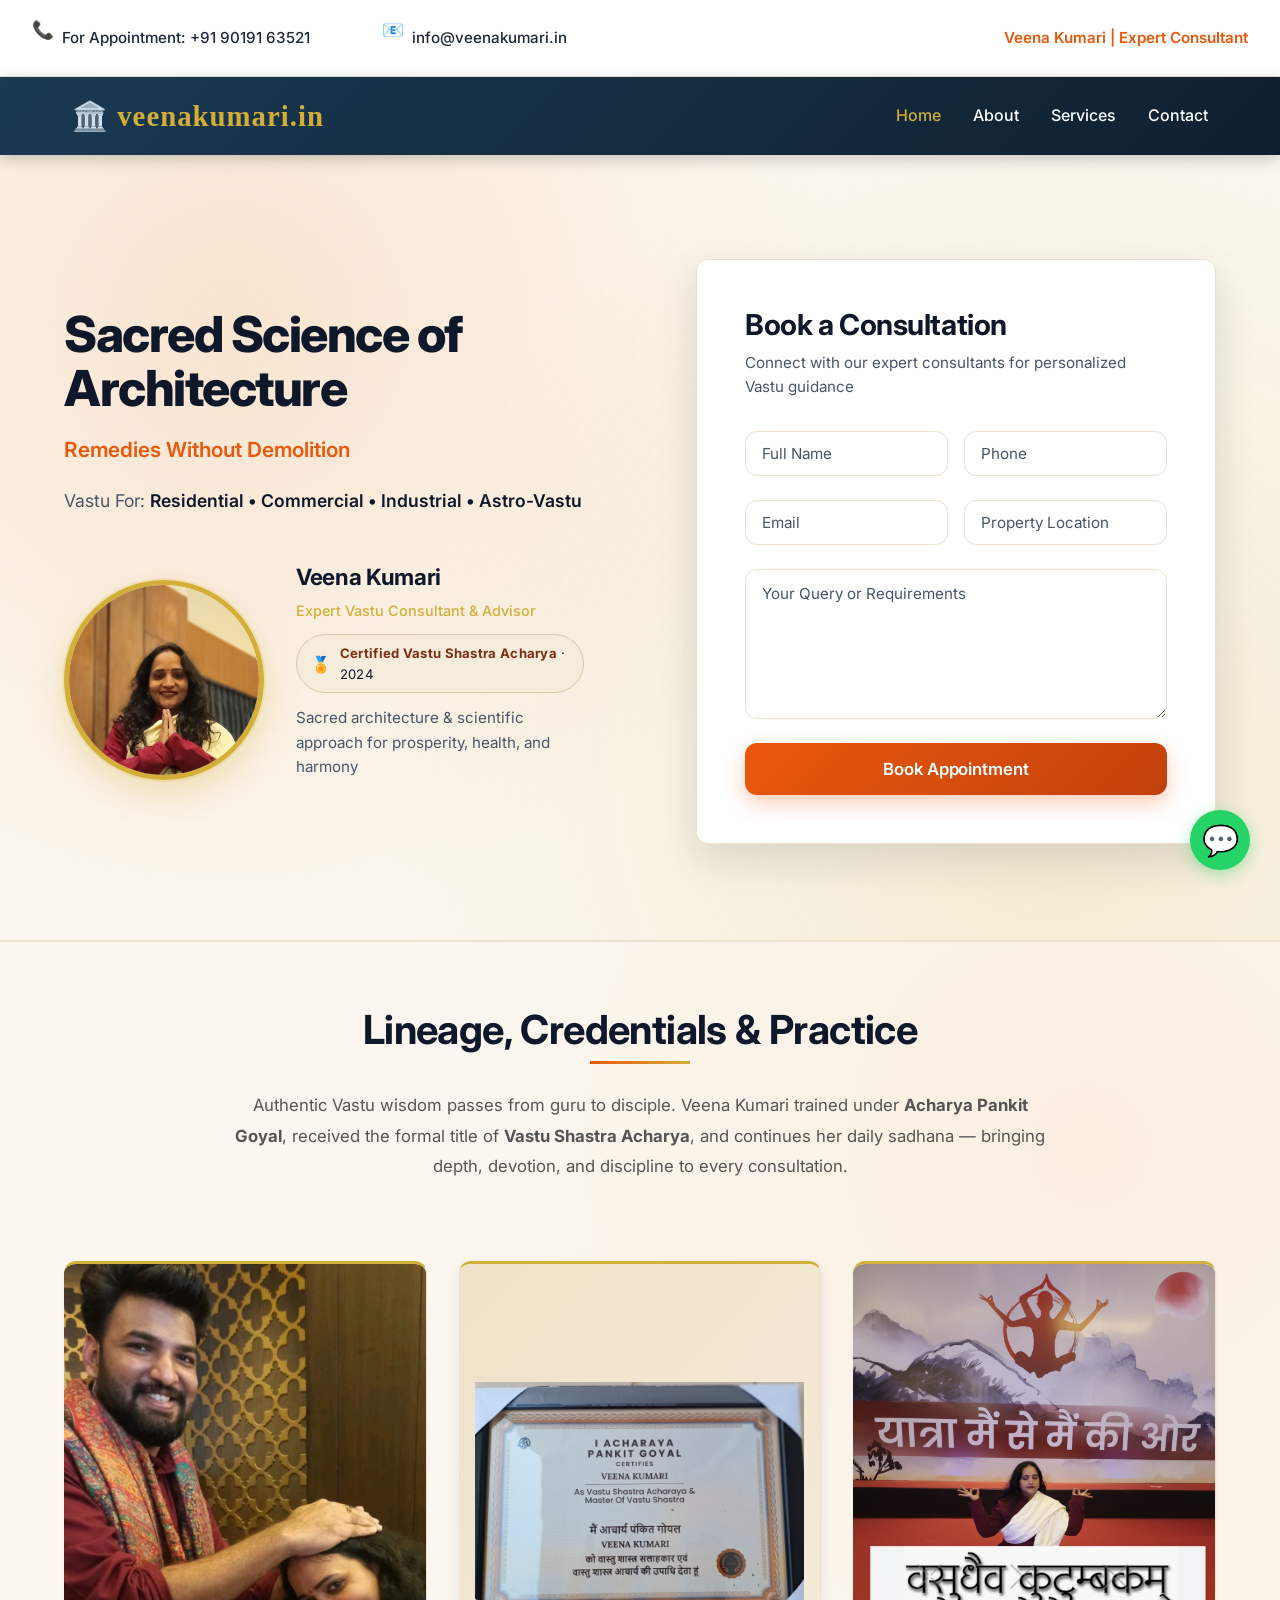
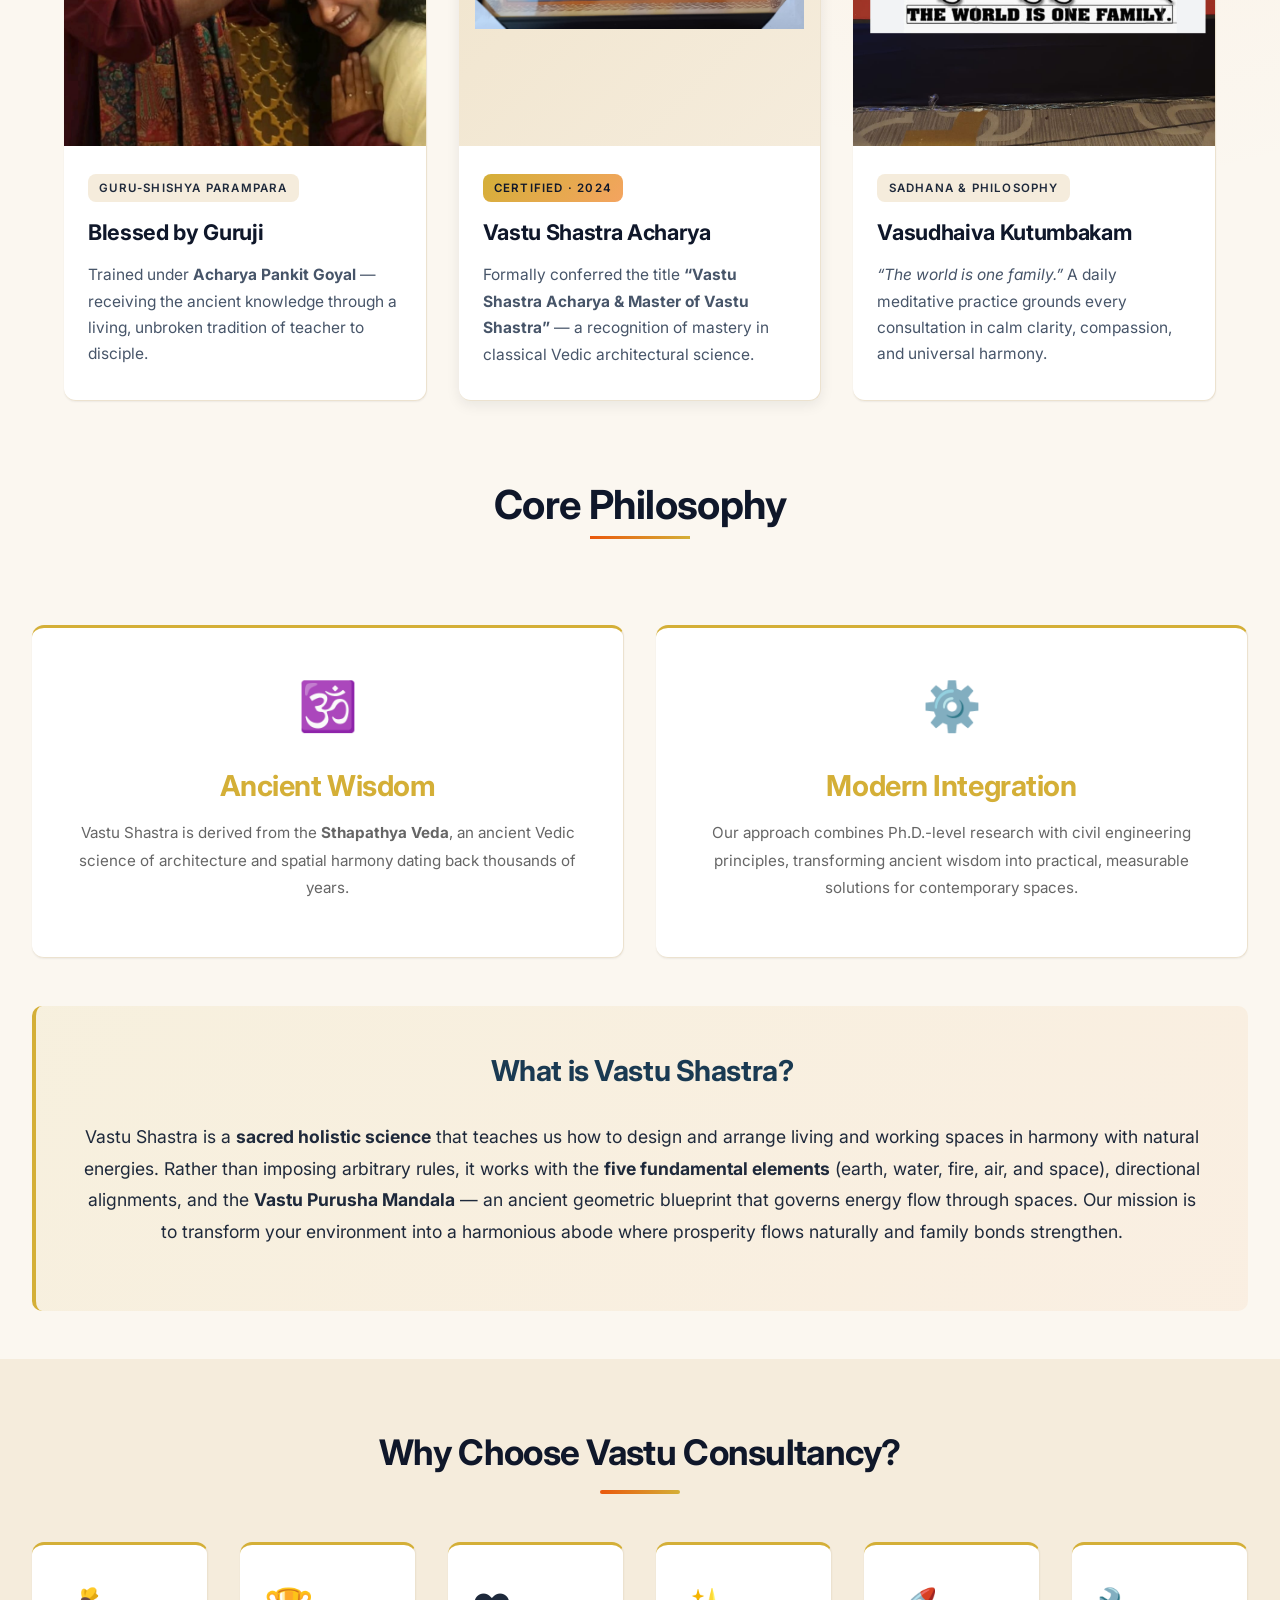
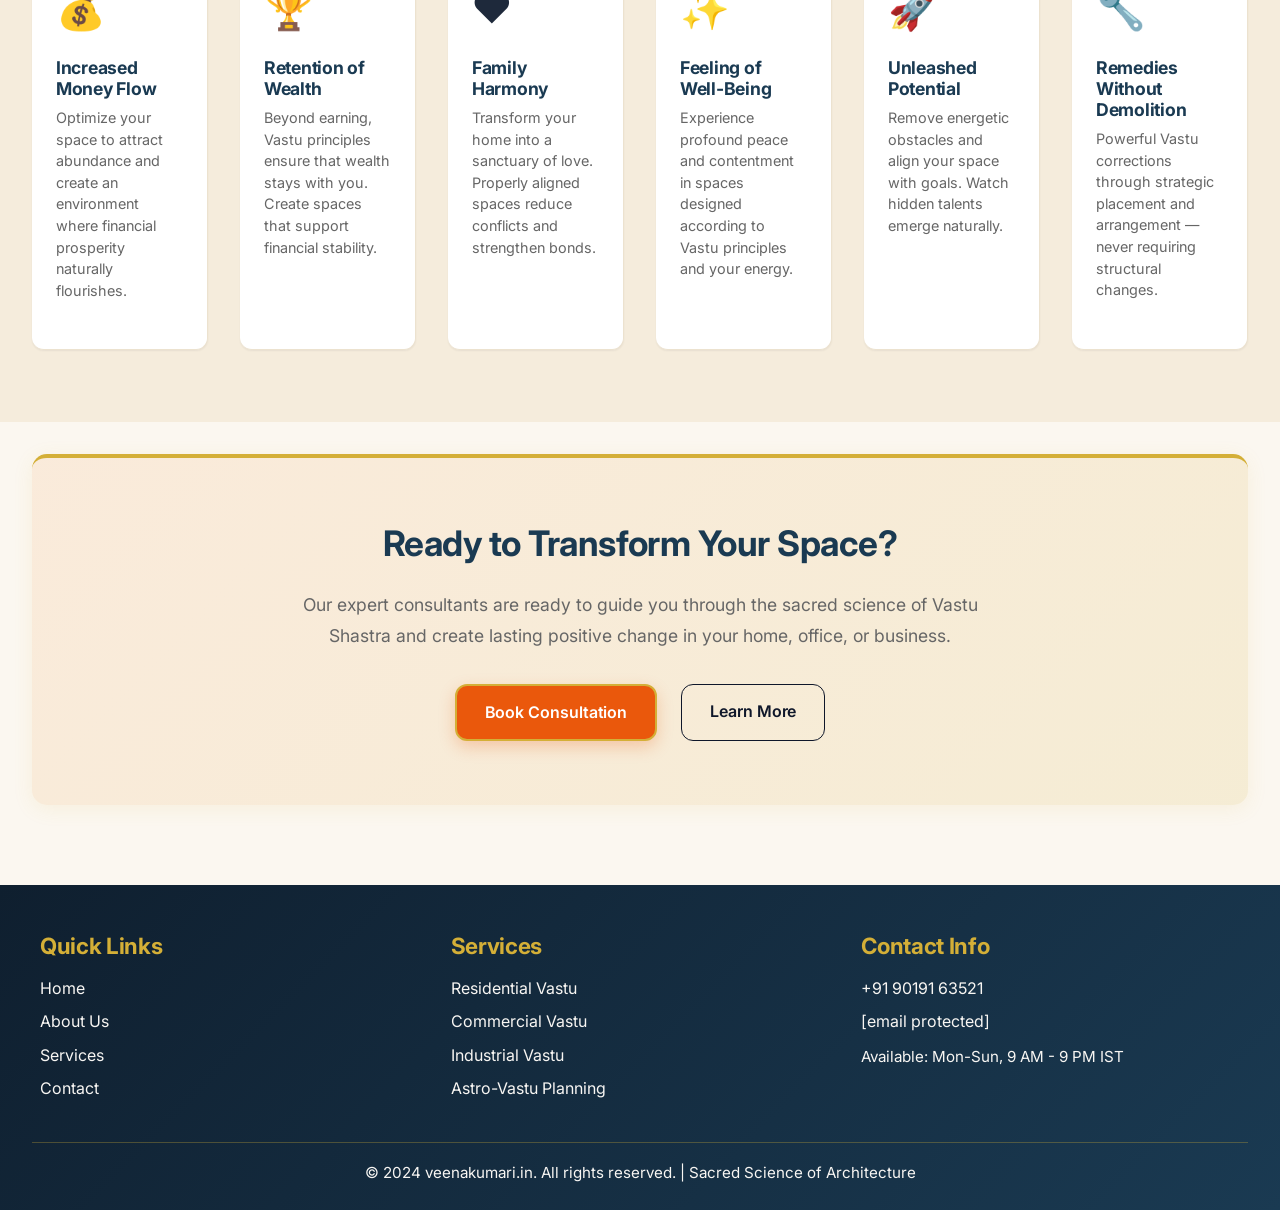
<file: index.html>
<!DOCTYPE html>
<html lang="en">
<head>
  <meta charset="UTF-8">
  <meta name="viewport" content="width=device-width, initial-scale=1.0">
  <meta name="description" content="Sacred Science of Architecture: Vastu Shastra consultancy providing remedies without demolition, harnessing five elements for prosperity and peace.">
  <meta name="keywords" content="Vastu Consultant, Remedies without Demolition, Astro-Vastu, Vastu Shastra, Vedic Architecture">
  <meta name="author" content="Vastu Shastra Consultancy">
  <meta property="og:title" content="Vastu Shastra - Sacred Science of Architecture">
  <meta property="og:description" content="Harnessing the five elements and Vastu Purusha Mandala for prosperity and peace">
  <meta property="og:image" content="https://via.placeholder.com/1200x630">
  <meta property="og:url" content="https://vastuconsultancy.com">
  
  <title>veenakumari.in - Sacred Science of Architecture</title>
  <link rel="icon" type="image/svg+xml" href="favicon.svg">
  <link rel="preconnect" href="https://fonts.googleapis.com">
  <link rel="preconnect" href="https://fonts.gstatic.com" crossorigin>
  <link rel="stylesheet" href="https://fonts.googleapis.com/css2?family=Inter:wght@400;500;600;700;800&display=swap">
  <link rel="stylesheet" href="styles.css?v=20260606">
</head>
<body>
  <!-- ========================================
       TOP CONTACT INFO BAR
       ======================================== -->
  <div class="contact-bar">
    <div class="contact-bar-content">
      <div class="contact-left">
        <span class="contact-item">
          <span class="contact-icon">📞</span>
          <a href="tel:+919019163521" style="color: inherit; text-decoration: none;">For Appointment: +91 90191 63521</a>
        </span>
        <span class="contact-item" style="margin-left: 2rem;">
          <span class="contact-icon">📧</span>
          info@veenakumari.in
        </span>
      </div>
      <div class="contact-right">
        <a href="about.html" class="contact-link">Veena Kumari | Expert Consultant</a>
      </div>
    </div>
  </div>

  <!-- ========================================
       HEADER & NAVIGATION
       ======================================== -->
  <header>
    <nav>
      <div class="logo">🏛️ veenakumari.in</div>
      <ul class="nav-links">
        <li><a href="index.html" class="active">Home</a></li>
        <li><a href="about.html">About</a></li>
        <li><a href="services.html">Services</a></li>
        <li><a href="contact.html">Contact</a></li>
      </ul>
      <div class="hamburger">
        <span></span>
        <span></span>
        <span></span>
      </div>
    </nav>
  </header>

  <!-- ========================================
       HERO SECTION - REDESIGNED
       ======================================== -->
  <section class="hero-redesigned">
    <div class="hero-wrapper">
      <!-- LEFT SIDE: CONSULTANT INFO & IMAGE -->
      <div class="hero-left">
        <h1>Sacred Science of Architecture</h1>
        <p class="hero-subtitle">Remedies Without Demolition</p>
        <p class="hero-services">Vastu For: <strong>Residential • Commercial • Industrial • Astro-Vastu</strong></p>
        
        <div class="consultant-showcase">
          <img src="veena_profile.jpg" alt="Veena Kumari - Vastu Consultant" class="consultant-circular">
          <div class="consultant-info">
            <h3>Veena Kumari</h3>
            <p style="font-size: 0.9rem; color: var(--color-gold); margin-bottom: 0.5rem; font-weight: 500;">Expert Vastu Consultant &amp; Advisor</p>
            <a href="#lineage" class="hero-credential-badge" title="See certification">
              <span class="hero-credential-icon">🏅</span>
              <span><strong>Certified Vastu Shastra Acharya</strong> · 2024</span>
            </a>
            <p>Sacred architecture &amp; scientific approach for prosperity, health, and harmony</p>
          </div>
        </div>
      </div>

      <!-- RIGHT SIDE: APPOINTMENT FORM -->
      <div class="hero-right">
        <div class="appointment-box">
          <h2>Book a Consultation</h2>
          <p>Connect with our expert consultants for personalized Vastu guidance</p>
          
          <form class="appointment-form" action="https://formsubmit.co/kveenak11@gmail.com" method="POST">
            <input type="hidden" name="_subject" value="New consultation request — veenakumari.in (Hero)">
            <input type="hidden" name="_template" value="table">
            <input type="hidden" name="_captcha" value="false">
            <input type="hidden" name="_next" value="https://veenakumari.in/index.html#thank-you">
            <input type="text" name="_honey" style="display:none">

            <div class="form-row">
              <input type="text" name="name" placeholder="Full Name" required>
              <input type="tel" name="phone" placeholder="Phone" required>
            </div>

            <div class="form-row">
              <input type="email" name="email" placeholder="Email" required>
              <input type="text" name="location" placeholder="Property Location" required>
            </div>

            <textarea name="message" placeholder="Your Query or Requirements" rows="4" required></textarea>

            <button type="submit" class="btn btn-appointment">Book Appointment</button>
          </form>
        </div>
      </div>
    </div>
  </section>

  <!-- ========================================
       LINEAGE · CREDENTIALS · PRACTICE
       ======================================== -->
  <section class="lineage-section lineage-section--top" id="lineage">
    <div class="container">
      <div class="section-title">
        <h2>Lineage, Credentials &amp; Practice</h2>
        <p class="lineage-intro">
          Authentic Vastu wisdom passes from guru to disciple. Veena Kumari trained under <strong>Acharya Pankit Goyal</strong>, received the formal title of <strong>Vastu Shastra Acharya</strong>, and continues her daily sadhana — bringing depth, devotion, and discipline to every consultation.
        </p>
      </div>

      <div class="lineage-grid">
        <!-- Card 1: Guru-Shishya Parampara -->
        <article class="lineage-card">
          <div class="lineage-img-wrap">
            <img src="veena_with_guruji.jpeg" alt="Veena Kumari receiving blessings from her Guru, Acharya Pankit Goyal" loading="lazy">
          </div>
          <div class="lineage-body">
            <span class="lineage-tag">Guru-Shishya Parampara</span>
            <h3>Blessed by Guruji</h3>
            <p>Trained under <strong>Acharya Pankit Goyal</strong> — receiving the ancient knowledge through a living, unbroken tradition of teacher to disciple.</p>
          </div>
        </article>

        <!-- Card 2: Certification -->
        <article class="lineage-card lineage-card--featured">
          <div class="lineage-img-wrap lineage-img-wrap--certificate">
            <img src="veena_vert.jpeg" alt="Certificate naming Veena Kumari as Vastu Shastra Acharya and Master of Vastu Shastra, 2024" loading="lazy">
          </div>
          <div class="lineage-body">
            <span class="lineage-tag lineage-tag--gold">Certified · 2024</span>
            <h3>Vastu Shastra Acharya</h3>
            <p>Formally conferred the title <strong>“Vastu Shastra Acharya &amp; Master of Vastu Shastra”</strong> — a recognition of mastery in classical Vedic architectural science.</p>
          </div>
        </article>

        <!-- Card 3: Daily Practice -->
        <article class="lineage-card">
          <div class="lineage-img-wrap lineage-img-wrap--meditation">
            <img src="veena_solo.jpeg" alt="Veena Kumari in meditative practice beneath the banner Vasudhaiva Kutumbakam" loading="lazy">
          </div>
          <div class="lineage-body">
            <span class="lineage-tag">Sadhana &amp; Philosophy</span>
            <h3>Vasudhaiva Kutumbakam</h3>
            <p><em>“The world is one family.”</em> A daily meditative practice grounds every consultation in calm clarity, compassion, and universal harmony.</p>
          </div>
        </article>
      </div>
    </div>
  </section>

  <!-- ========================================
       CORE PHILOSOPHY SECTION
       ======================================== -->
  <section class="container">
    <div class="section-title">
      <h2>Core Philosophy</h2>
    </div>

    <div class="grid grid-2" style="margin-bottom: 3rem;">
      <div class="card" style="text-align: center; padding: 2.5rem;">
        <div style="font-size: 3rem; margin-bottom: 1.5rem;">🕉️</div>
        <h3 style="color: var(--color-gold); margin-bottom: 1rem;">Ancient Wisdom</h3>
        <p>Vastu Shastra is derived from the <strong>Sthapathya Veda</strong>, an ancient Vedic science of architecture and spatial harmony dating back thousands of years.</p>
      </div>

      <div class="card" style="text-align: center; padding: 2.5rem;">
        <div style="font-size: 3rem; margin-bottom: 1.5rem;">⚙️</div>
        <h3 style="color: var(--color-gold); margin-bottom: 1rem;">Modern Integration</h3>
        <p>Our approach combines Ph.D.-level research with civil engineering principles, transforming ancient wisdom into practical, measurable solutions for contemporary spaces.</p>
      </div>
    </div>

    <div style="background: linear-gradient(135deg, rgba(212, 175, 55, 0.1), rgba(244, 164, 96, 0.1)); padding: 3rem; border-radius: 10px; border-left: 4px solid var(--color-gold); margin-bottom: 3rem;">
      <h3 style="text-align: center; color: var(--color-navy); margin-bottom: 2rem;">What is Vastu Shastra?</h3>
      <p style="text-align: center; font-size: 1.1rem; line-height: 1.8;">
        Vastu Shastra is a <strong>sacred holistic science</strong> that teaches us how to design and arrange living and working spaces in harmony with natural energies.
        Rather than imposing arbitrary rules, it works with the <strong>five fundamental elements</strong> (earth, water, fire, air, and space), directional alignments,
        and the <strong>Vastu Purusha Mandala</strong> — an ancient geometric blueprint that governs energy flow through spaces. Our mission is to transform your environment
        into a harmonious abode where prosperity flows naturally and family bonds strengthen.
      </p>
    </div>
  </section>

  <!-- ========================================
       WHY CHOOSE VASTU CONSULTANCY SECTION
       ======================================== -->
  <section style="background: var(--surface-2); padding: 4.5rem 2rem;">
    <div style="max-width: 1400px; margin: 0 auto;">
      <div style="text-align: center; margin-bottom: 3rem;">
        <h2 style="color: var(--ink-900); font-size: 2.2rem; margin-bottom: 0.5rem; letter-spacing: -0.02em;">Why Choose Vastu Consultancy?</h2>
        <div style="width: 80px; height: 4px; background: linear-gradient(90deg, var(--brand-primary) 0%, var(--brand-gold) 100%); margin: 1rem auto; border-radius: 999px;"></div>
      </div>

      <div class="grid" style="grid-template-columns: repeat(6, 1fr); gap: 2rem;">
        <!-- Card 1 -->
        <div class="benefit-card">
          <div style="font-size: 2.5rem; margin-bottom: 1rem;">💰</div>
          <h4 style="color: var(--color-navy); margin-bottom: 0.5rem;">Increased Money Flow</h4>
          <p style="font-size: 0.9rem; color: #666; line-height: 1.5;">Optimize your space to attract abundance and create an environment where financial prosperity naturally flourishes.</p>
        </div>

        <!-- Card 2 -->
        <div class="benefit-card">
          <div style="font-size: 2.5rem; margin-bottom: 1rem;">🏆</div>
          <h4 style="color: var(--color-navy); margin-bottom: 0.5rem;">Retention of Wealth</h4>
          <p style="font-size: 0.9rem; color: #666; line-height: 1.5;">Beyond earning, Vastu principles ensure that wealth stays with you. Create spaces that support financial stability.</p>
        </div>

        <!-- Card 3 -->
        <div class="benefit-card">
          <div style="font-size: 2.5rem; margin-bottom: 1rem;">❤️</div>
          <h4 style="color: var(--color-navy); margin-bottom: 0.5rem;">Family Harmony</h4>
          <p style="font-size: 0.9rem; color: #666; line-height: 1.5;">Transform your home into a sanctuary of love. Properly aligned spaces reduce conflicts and strengthen bonds.</p>
        </div>

        <!-- Card 4 -->
        <div class="benefit-card">
          <div style="font-size: 2.5rem; margin-bottom: 1rem;">✨</div>
          <h4 style="color: var(--color-navy); margin-bottom: 0.5rem;">Feeling of Well-Being</h4>
          <p style="font-size: 0.9rem; color: #666; line-height: 1.5;">Experience profound peace and contentment in spaces designed according to Vastu principles and your energy.</p>
        </div>

        <!-- Card 5 -->
        <div class="benefit-card">
          <div style="font-size: 2.5rem; margin-bottom: 1rem;">🚀</div>
          <h4 style="color: var(--color-navy); margin-bottom: 0.5rem;">Unleashed Potential</h4>
          <p style="font-size: 0.9rem; color: #666; line-height: 1.5;">Remove energetic obstacles and align your space with goals. Watch hidden talents emerge naturally.</p>
        </div>

        <!-- Card 6 -->
        <div class="benefit-card">
          <div style="font-size: 2.5rem; margin-bottom: 1rem;">🔧</div>
          <h4 style="color: var(--color-navy); margin-bottom: 0.5rem;">Remedies Without Demolition</h4>
          <p style="font-size: 0.9rem; color: #666; line-height: 1.5;">Powerful Vastu corrections through strategic placement and arrangement — never requiring structural changes.</p>
        </div>
      </div>
    </div>
  </section>

  <!-- ========================================
       CALL TO ACTION SECTION
       ======================================== -->
  <section class="container">
    <div style="text-align: center; padding: 4rem 3rem; background: linear-gradient(135deg, rgba(244, 164, 96, 0.15), rgba(212, 175, 55, 0.15)); border-radius: 15px; border-top: 4px solid var(--color-gold); margin: 2rem 0; box-shadow: 0 4px 20px rgba(212, 175, 55, 0.1);">
      <h2 style="color: var(--color-navy); margin-bottom: 1.5rem; font-size: 2.2rem;">Ready to Transform Your Space?</h2>
      <p style="font-size: 1.1rem; margin: 1.5rem 0 2rem 0; color: #666; line-height: 1.8; max-width: 700px; margin-left: auto; margin-right: auto;">Our expert consultants are ready to guide you through the sacred science of Vastu Shastra and create lasting positive change in your home, office, or business.</p>
      <div style="display: flex; gap: 1.5rem; justify-content: center; flex-wrap: wrap; margin-top: 2rem;">
        <a href="contact.html" class="btn btn-primary">Book Consultation</a>
        <a href="about.html" class="btn btn-secondary">Learn More</a>
      </div>
    </div>
  </section>

  <!-- ========================================
       FOOTER
       ======================================== -->
  <footer>
    <div class="footer-content">
      <div class="footer-section">
        <h4>Quick Links</h4>
        <a href="index.html">Home</a>
        <a href="about.html">About Us</a>
        <a href="services.html">Services</a>
        <a href="contact.html">Contact</a>
      </div>

      <div class="footer-section">
        <h4>Services</h4>
        <a href="services.html">Residential Vastu</a>
        <a href="services.html">Commercial Vastu</a>
        <a href="services.html">Industrial Vastu</a>
        <a href="services.html">Astro-Vastu Planning</a>
      </div>

      <div class="footer-section">
        <h4>Contact Info</h4>
        <a href="tel:+919019163521">+91 90191 63521</a>
        <a href="/cdn-cgi/l/email-protection#345d5a525b744255474041575b5a47415840555a574d1a575b59"><span class="__cf_email__" data-cfemail="c8a1a6aea788bea9bbbcbdaba7a6bbbda4bca9a6abb1e6aba7a5">[email&#160;protected]</span></a>
        <p>Available: Mon-Sun, 9 AM - 9 PM IST</p>
      </div>
    </div>

    <div class="footer-bottom">
      <p>&copy; 2024 veenakumari.in. All rights reserved. | Sacred Science of Architecture</p>
    </div>
  </footer>

  <!-- ========================================
       WHATSAPP FLOATING BUTTON
       ======================================== -->
  <a class="whatsapp-float" href="https://wa.me/919019163521?text=Hello%21%20I%27d%20like%20to%20know%20more%20about%20your%20Vastu%20consultancy%20services." target="_blank" rel="noopener" title="Chat on WhatsApp" aria-label="Chat on WhatsApp">💬</a>

  <script src="script.js" defer></script>
</body>
</html>
</file>
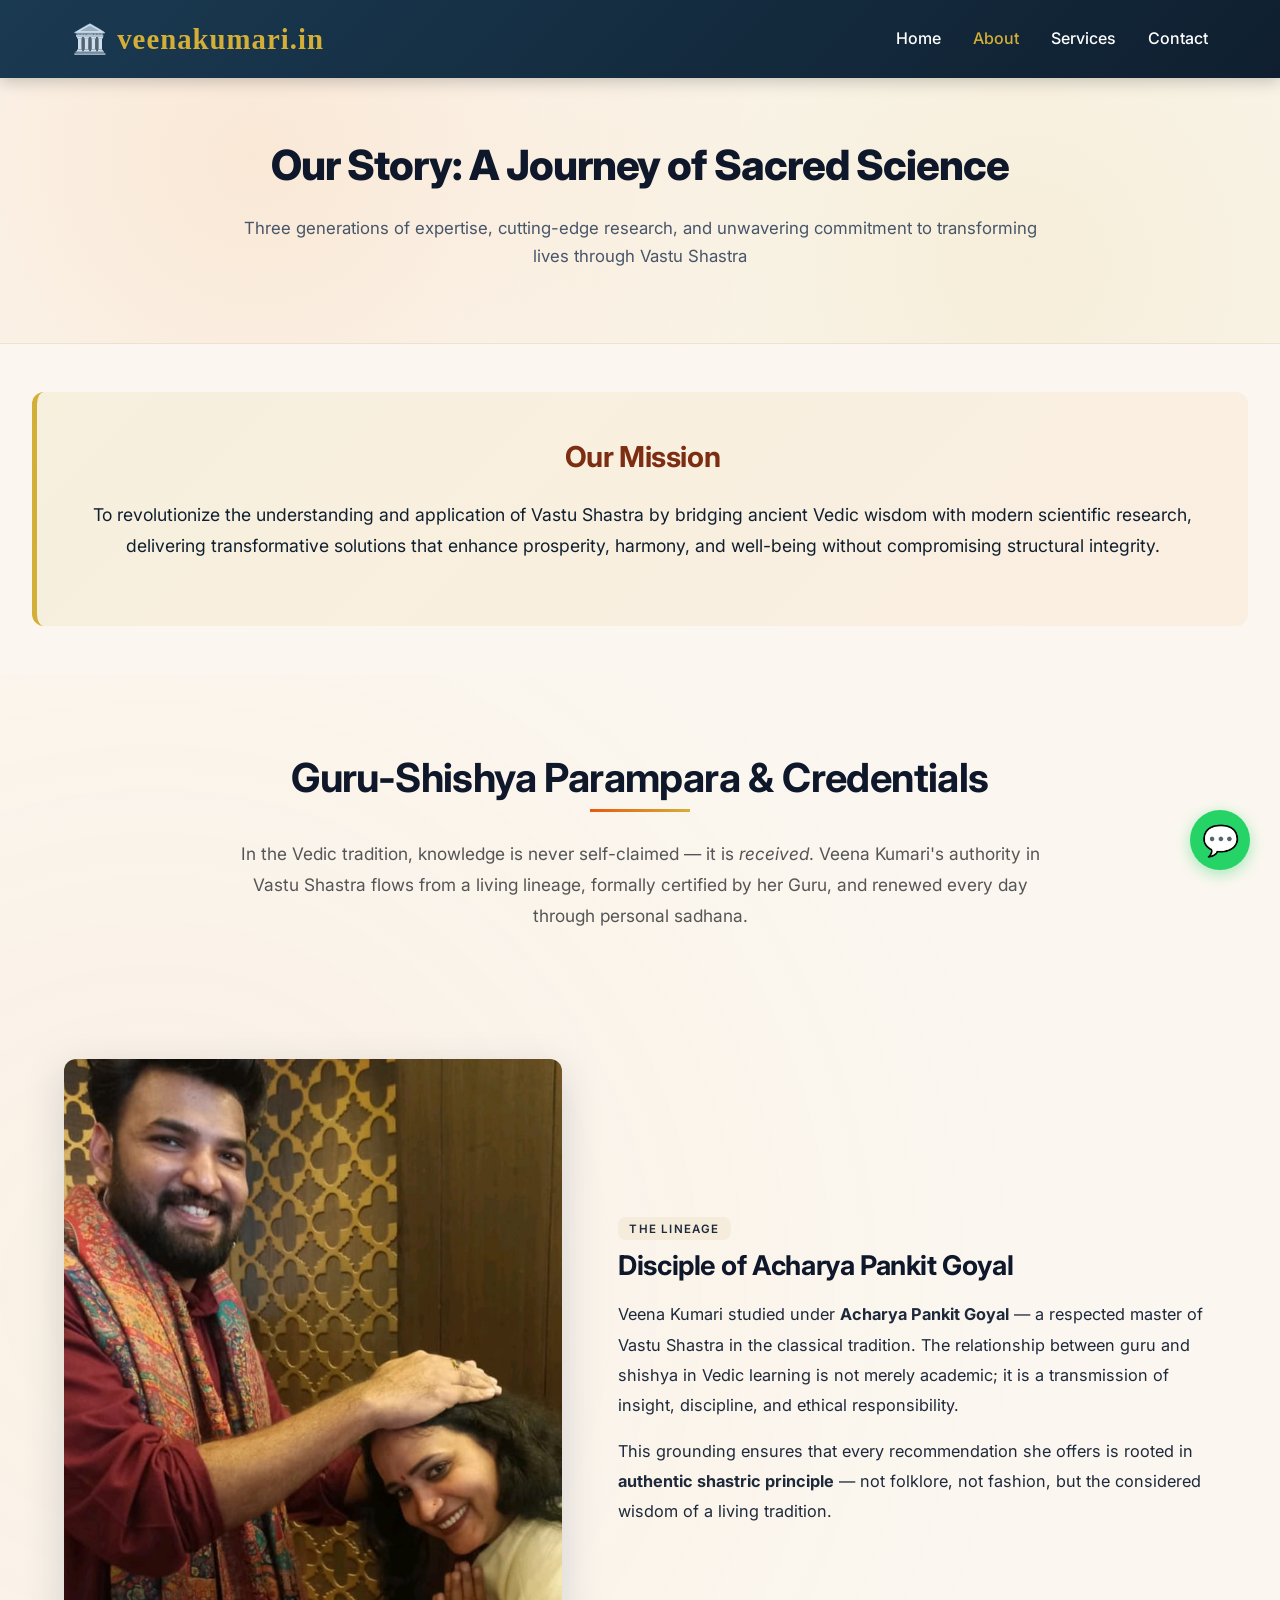
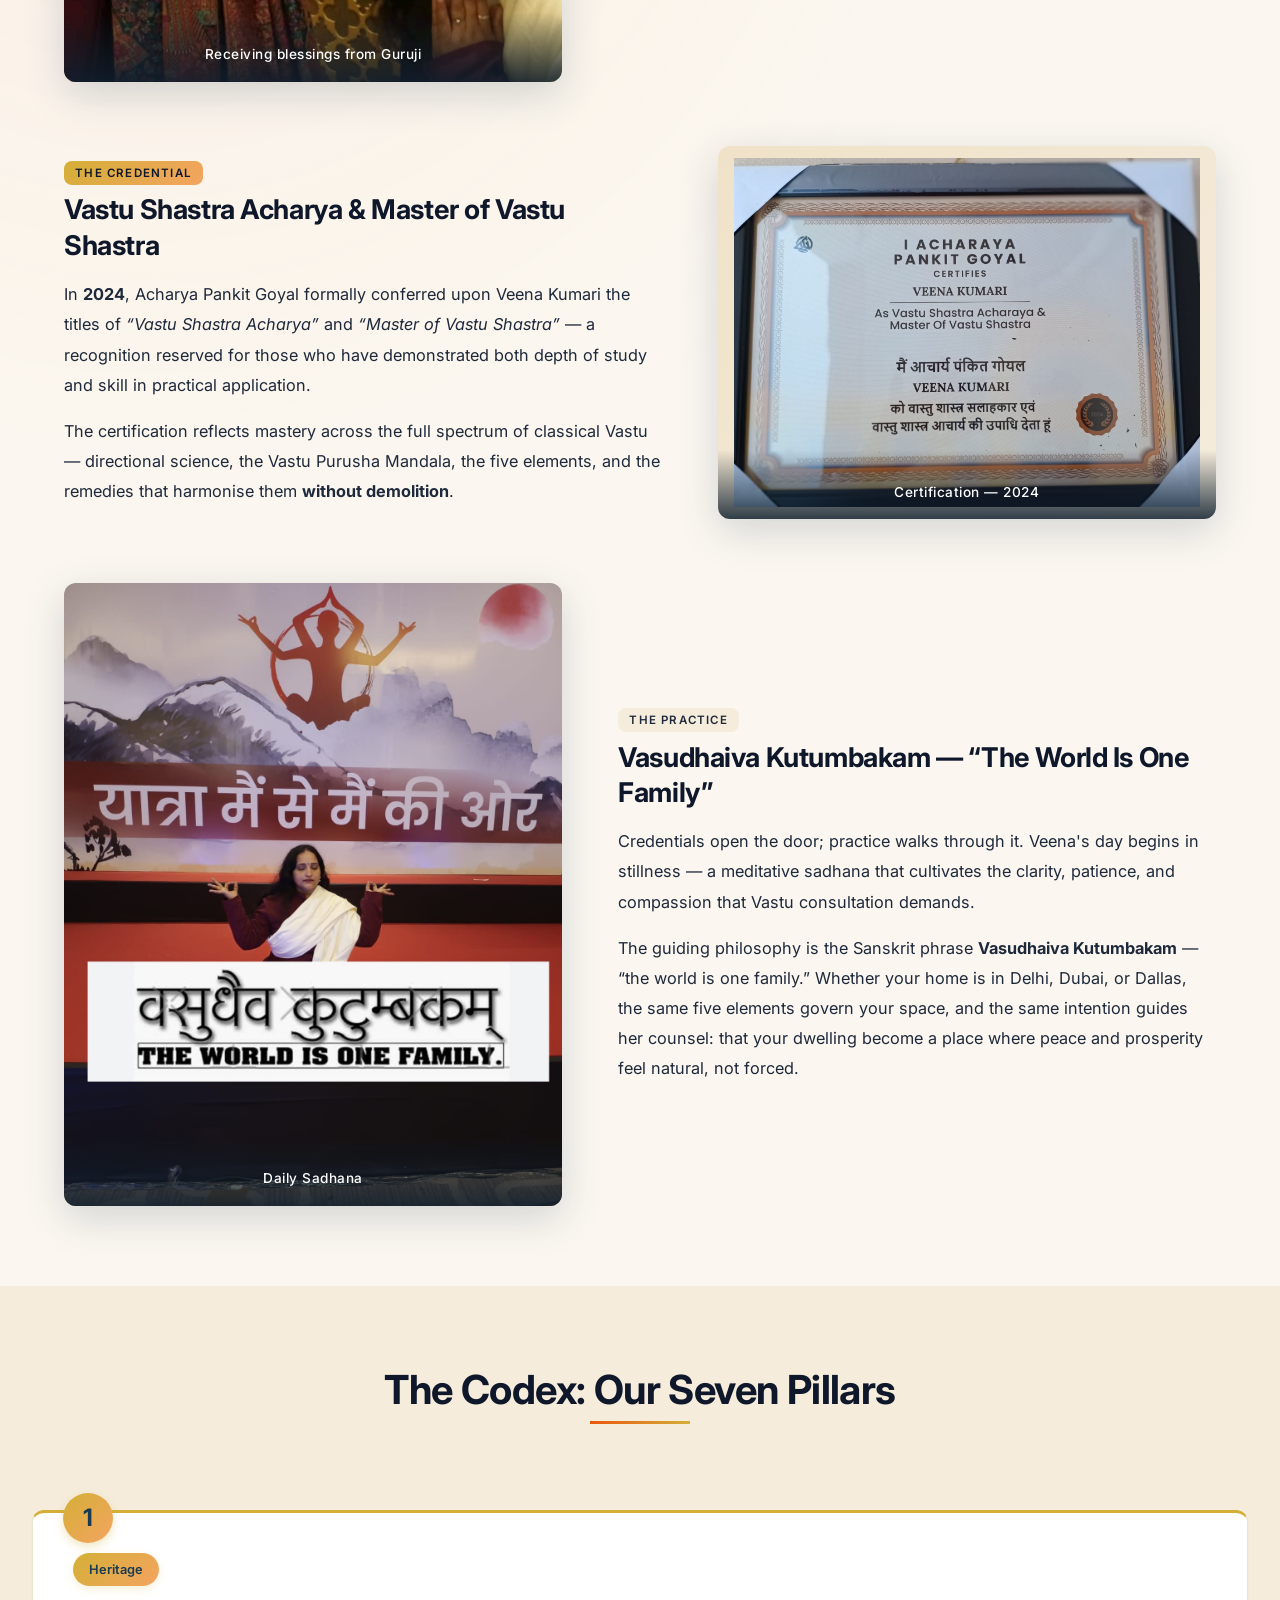
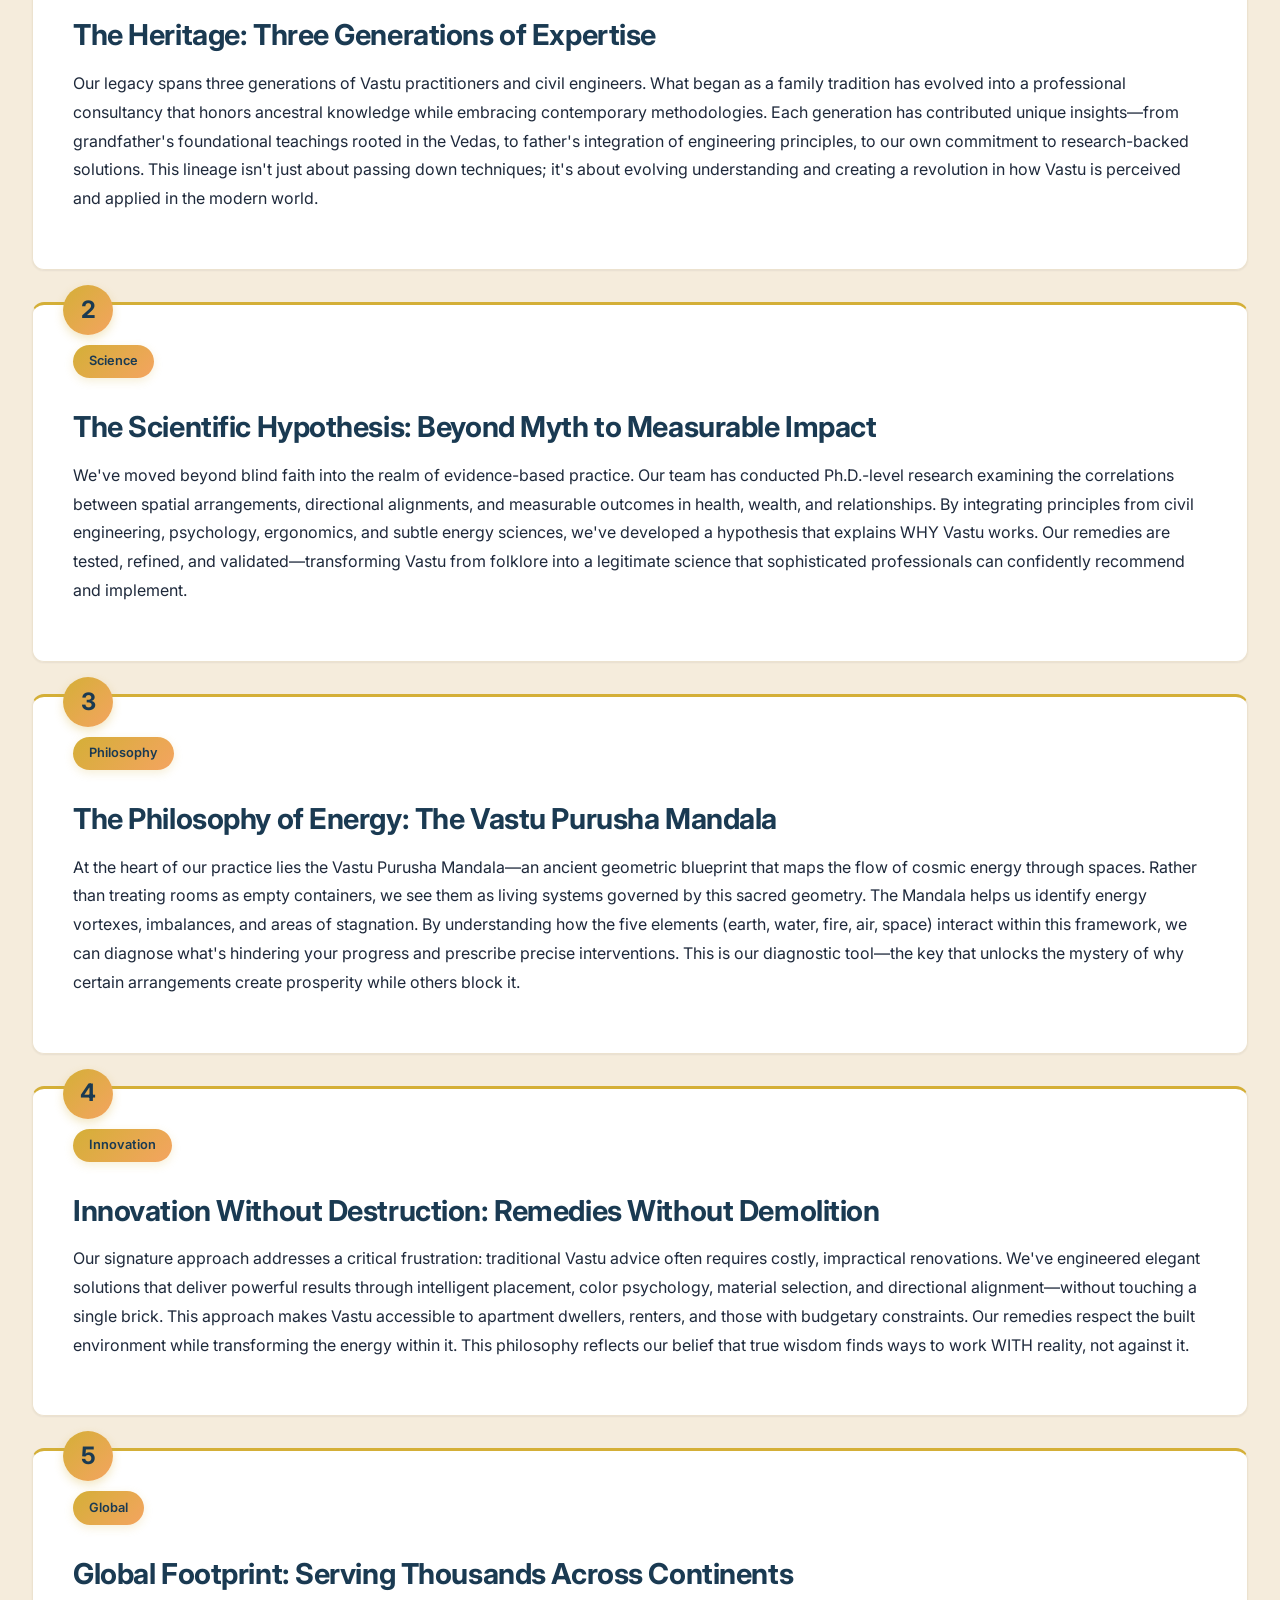
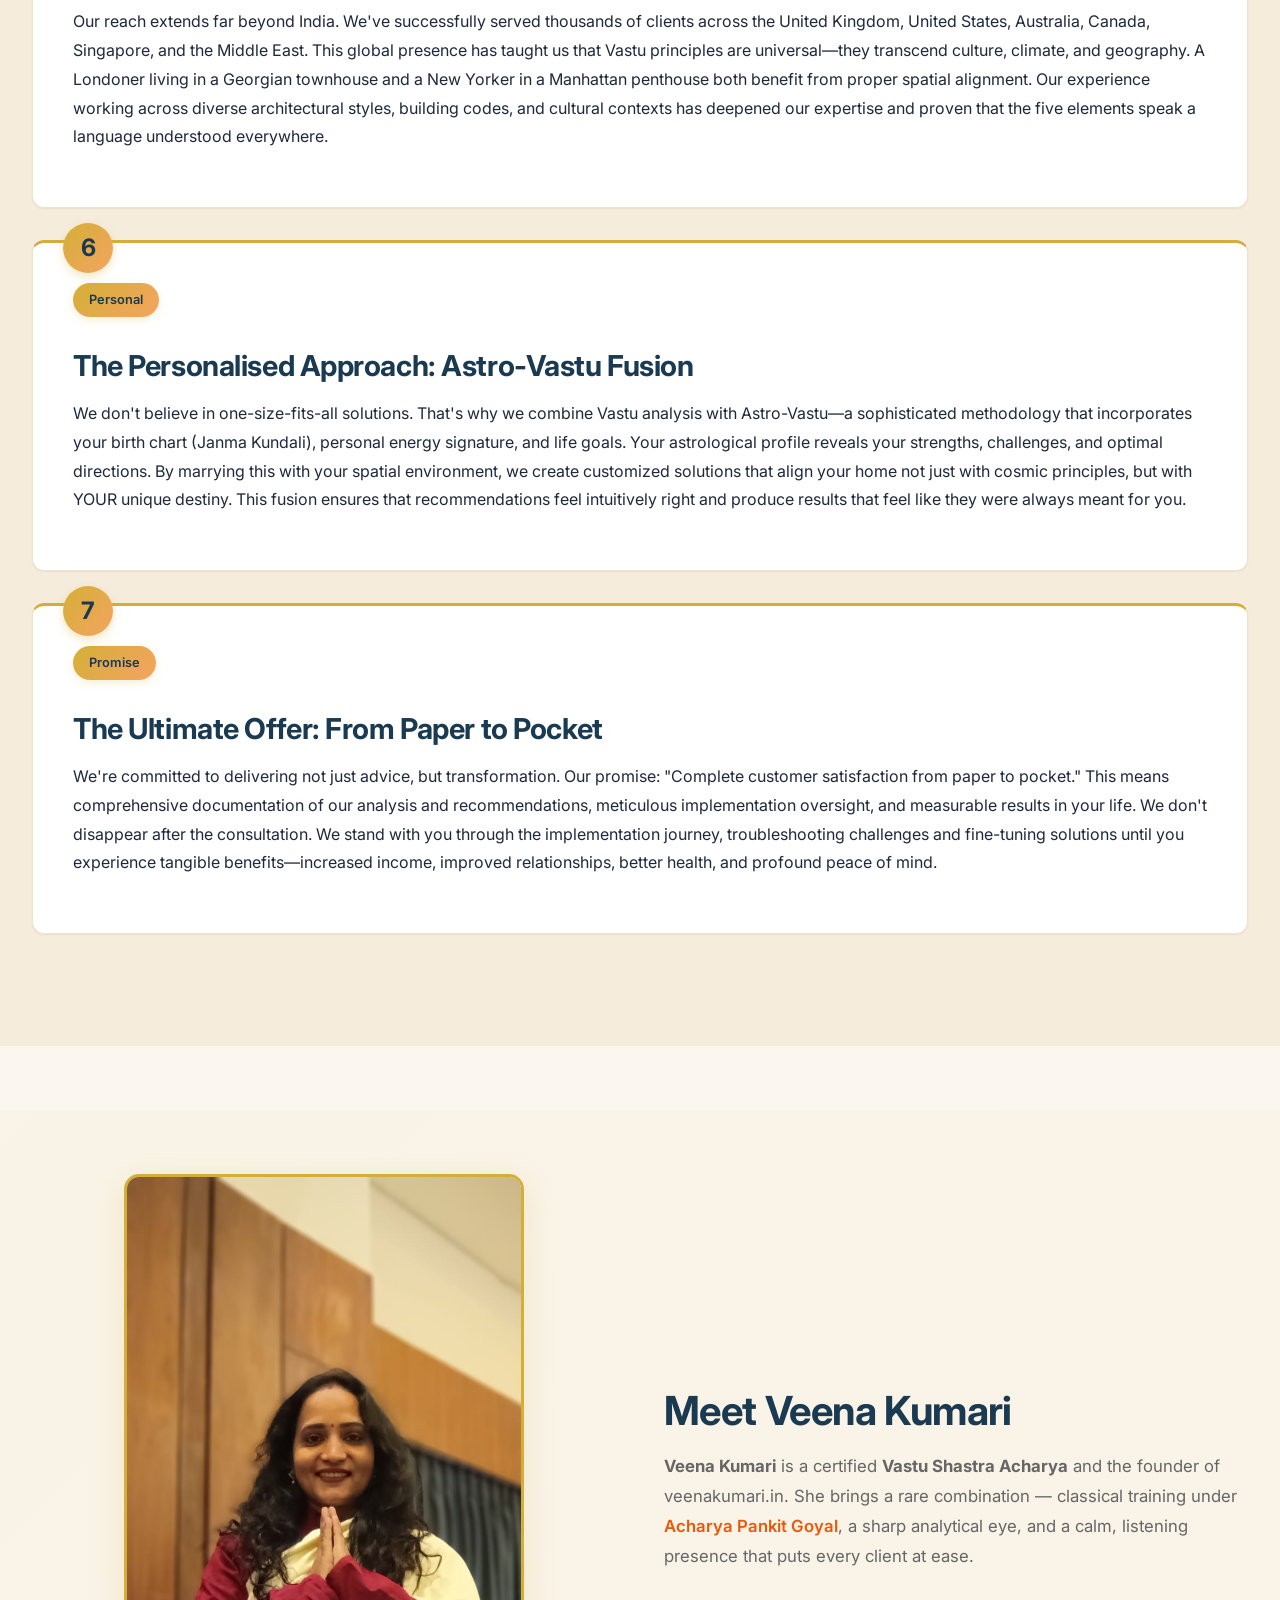
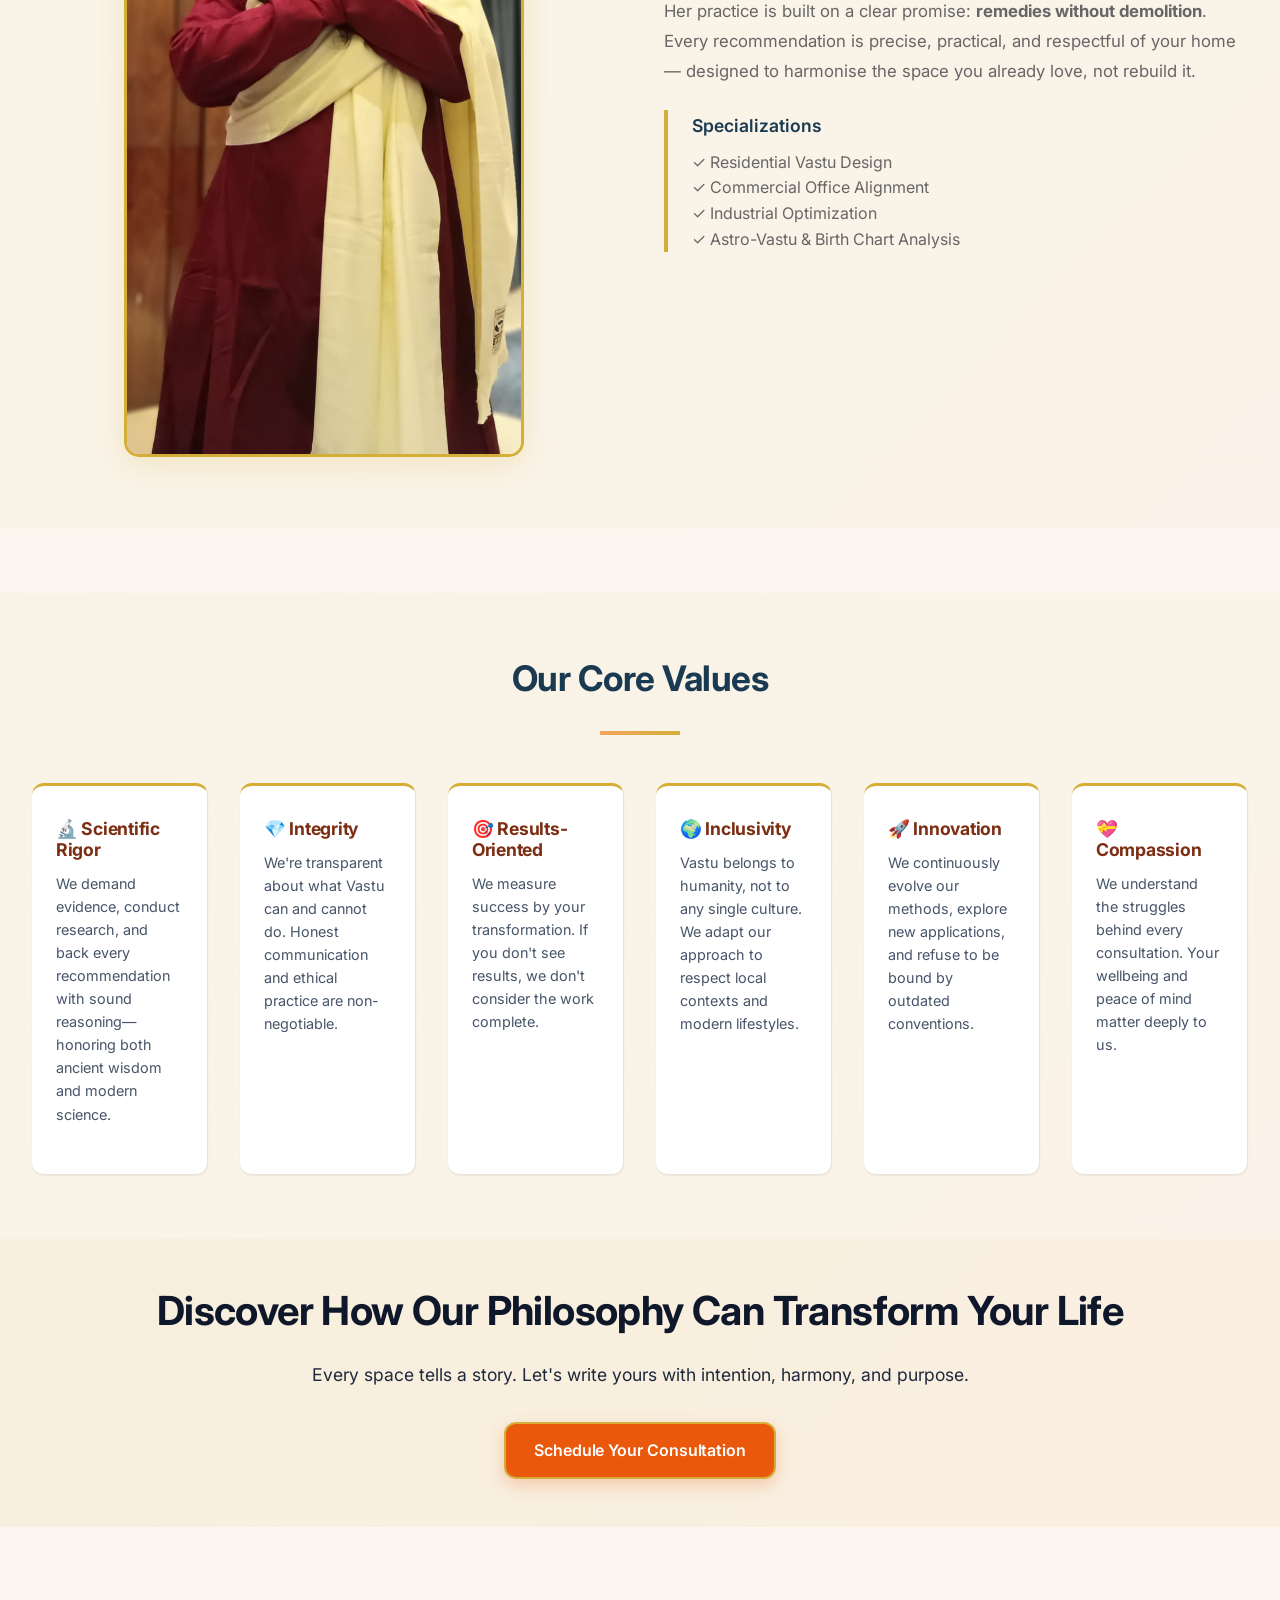
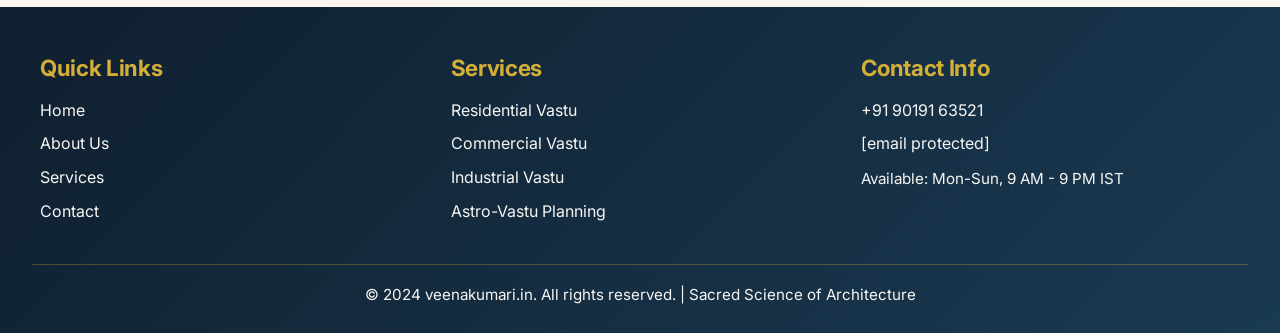
<file: about.html>
<!DOCTYPE html>
<html lang="en">
<head>
  <meta charset="UTF-8">
  <meta name="viewport" content="width=device-width, initial-scale=1.0">
  <meta name="description" content="Learn about our heritage of Vastu expertise, scientific approach, and commitment to remedies without demolition.">
  <meta name="keywords" content="Vastu Consultant, Vastu Expert, Vastu Heritage, Astro-Vastu, Remedies without Demolition">
  <meta name="author" content="Vastu Shastra Consultancy">
  
  <title>About Us - veenakumari.in</title>
  <link rel="icon" type="image/svg+xml" href="favicon.svg">
  <link rel="preconnect" href="https://fonts.googleapis.com">
  <link rel="preconnect" href="https://fonts.gstatic.com" crossorigin>
  <link rel="stylesheet" href="https://fonts.googleapis.com/css2?family=Inter:wght@400;500;600;700;800&display=swap">
  <link rel="stylesheet" href="styles.css?v=20260606">
  <style>
    .codex-section {
      background: var(--surface-2);
      color: var(--ink-700);
      padding: 5rem 0;
    }

    .codex-item {
      background: var(--surface-0);
      color: var(--ink-700);
      padding: 2.5rem;
      border-radius: var(--radius);
      margin-bottom: 2rem;
      border: 1px solid var(--border-soft);
      border-top: 3px solid var(--brand-gold);
      position: relative;
      box-shadow: var(--shadow-sm);
    }

    .codex-item::before {
      content: attr(data-number);
      position: absolute;
      top: -20px;
      left: 30px;
      background: linear-gradient(135deg, var(--color-gold), var(--color-saffron));
      color: var(--color-navy);
      width: 50px;
      height: 50px;
      border-radius: 50%;
      display: flex;
      align-items: center;
      justify-content: center;
      font-weight: 700;
      font-size: 1.5rem;
      box-shadow: 0 4px 10px rgba(212, 175, 55, 0.3);
    }

    .codex-item h3 {
      color: var(--color-navy);
      margin: 1rem 0 1rem 0;
    }

    .codex-item .badge {
      display: inline-block;
      background: linear-gradient(135deg, var(--color-gold), var(--color-saffron));
      color: var(--color-navy);
      padding: 0.4rem 1rem;
      border-radius: 20px;
      font-size: 0.8rem;
      font-weight: 600;
      margin-bottom: 1rem;
    }

    .journey-timeline {
      position: relative;
      padding: 2rem 0;
    }

    .journey-timeline::before {
      content: '';
      position: absolute;
      left: 50%;
      transform: translateX(-50%);
      width: 2px;
      height: 100%;
      background: linear-gradient(to bottom, var(--color-gold), var(--color-saffron));
    }

    .timeline-item {
      margin-bottom: 2rem;
      width: 45%;
    }

    .timeline-item:nth-child(even) {
      margin-left: 55%;
    }

    @media (max-width: 768px) {
      .journey-timeline::before {
        left: 20px;
      }

      .timeline-item {
        width: calc(100% - 60px);
        margin-left: 60px !important;
      }

      .codex-item::before {
        left: 20px;
      }
    }

    .mission-statement {
      background: linear-gradient(135deg, rgba(212, 175, 55, 0.1), rgba(244, 164, 96, 0.1));
      padding: 3rem;
      border-radius: 10px;
      border-left: 5px solid var(--color-gold);
      margin: 3rem 0;
    }

    .mission-statement h3 {
      color: var(--brand-deep);
      text-align: center;
      margin-bottom: 1.5rem;
    }

    .mission-statement p {
      text-align: center;
      font-size: 1.1rem;
      line-height: 1.8;
      color: var(--color-dark);
    }
  </style>
</head>
<body>
  <!-- ========================================
       HEADER & NAVIGATION
       ======================================== -->
  <header>
    <nav>
      <div class="logo">🏛️ veenakumari.in</div>
      <ul class="nav-links">
        <li><a href="index.html">Home</a></li>
        <li><a href="about.html" class="active">About</a></li>
        <li><a href="services.html">Services</a></li>
        <li><a href="contact.html">Contact</a></li>
      </ul>
      <div class="hamburger">
        <span></span>
        <span></span>
        <span></span>
      </div>
    </nav>
  </header>

  <!-- ========================================
       HERO SECTION
       ======================================== -->
  <section class="hero">
    <div class="hero-content">
      <h1>Our Story: A Journey of Sacred Science</h1>
      <p>Three generations of expertise, cutting-edge research, and unwavering commitment to transforming lives through Vastu Shastra</p>
    </div>
  </section>

  <!-- ========================================
       MISSION STATEMENT
       ======================================== -->
  <section class="container">
    <div class="mission-statement">
      <h3>Our Mission</h3>
      <p>
        To revolutionize the understanding and application of Vastu Shastra by bridging ancient Vedic wisdom with modern scientific research,
        delivering transformative solutions that enhance prosperity, harmony, and well-being without compromising structural integrity.
      </p>
    </div>
  </section>

  <!-- ========================================
       GURU-SHISHYA PARAMPARA & CREDENTIALS
       ======================================== -->
  <section class="parampara-section" id="credentials">
    <div class="container">
      <div class="section-title">
        <h2>Guru-Shishya Parampara &amp; Credentials</h2>
        <p class="parampara-intro">
          In the Vedic tradition, knowledge is never self-claimed — it is <em>received</em>. Veena Kumari's authority in Vastu Shastra flows from a living lineage, formally certified by her Guru, and renewed every day through personal sadhana.
        </p>
      </div>

      <!-- Block 1: Image left, text right - Guruji blessing -->
      <div class="parampara-block">
        <figure class="parampara-figure">
          <img src="veena_with_guruji.jpeg" alt="Veena Kumari receiving blessings from Acharya Pankit Goyal" loading="lazy">
          <figcaption>Receiving blessings from Guruji</figcaption>
        </figure>
        <div class="parampara-text">
          <span class="lineage-tag">The Lineage</span>
          <h3>Disciple of Acharya Pankit Goyal</h3>
          <p>
            Veena Kumari studied under <strong>Acharya Pankit Goyal</strong> — a respected master of Vastu Shastra in the classical tradition. The relationship between guru and shishya in Vedic learning is not merely academic; it is a transmission of insight, discipline, and ethical responsibility.
          </p>
          <p>
            This grounding ensures that every recommendation she offers is rooted in <strong>authentic shastric principle</strong> — not folklore, not fashion, but the considered wisdom of a living tradition.
          </p>
        </div>
      </div>

      <!-- Block 2: Image right, text left - Certificate -->
      <div class="parampara-block parampara-block--reverse">
        <figure class="parampara-figure parampara-figure--certificate">
          <img src="veena_vert.jpeg" alt="Certificate conferring the title of Vastu Shastra Acharya upon Veena Kumari, 2024" loading="lazy">
          <figcaption>Certification — 2024</figcaption>
        </figure>
        <div class="parampara-text">
          <span class="lineage-tag lineage-tag--gold">The Credential</span>
          <h3>Vastu Shastra Acharya &amp; Master of Vastu Shastra</h3>
          <p>
            In <strong>2024</strong>, Acharya Pankit Goyal formally conferred upon Veena Kumari the titles of <em>“Vastu Shastra Acharya”</em> and <em>“Master of Vastu Shastra”</em> — a recognition reserved for those who have demonstrated both depth of study and skill in practical application.
          </p>
          <p>
            The certification reflects mastery across the full spectrum of classical Vastu — directional science, the Vastu Purusha Mandala, the five elements, and the remedies that harmonise them <strong>without demolition</strong>.
          </p>
        </div>
      </div>

      <!-- Block 3: Image left, text right - Meditation -->
      <div class="parampara-block">
        <figure class="parampara-figure">
          <img src="veena_solo.jpeg" alt="Veena Kumari in meditation beneath the Vasudhaiva Kutumbakam banner" loading="lazy">
          <figcaption>Daily Sadhana</figcaption>
        </figure>
        <div class="parampara-text">
          <span class="lineage-tag">The Practice</span>
          <h3>Vasudhaiva Kutumbakam — “The World Is One Family”</h3>
          <p>
            Credentials open the door; practice walks through it. Veena's day begins in stillness — a meditative sadhana that cultivates the clarity, patience, and compassion that Vastu consultation demands.
          </p>
          <p>
            The guiding philosophy is the Sanskrit phrase <strong>Vasudhaiva Kutumbakam</strong> — “the world is one family.” Whether your home is in Delhi, Dubai, or Dallas, the same five elements govern your space, and the same intention guides her counsel: that your dwelling become a place where peace and prosperity feel natural, not forced.
          </p>
        </div>
      </div>
    </div>
  </section>

  <!-- ========================================
       THE SEVEN-PART CODEX
       ======================================== -->
  <section class="codex-section">
    <div class="container">
      <div class="section-title">
        <h2 style="color: var(--ink-900);">The Codex: Our Seven Pillars</h2>
      </div>

      <!-- CODEX 1: The Heritage -->
      <div class="codex-item" data-number="1">
        <span class="badge">Heritage</span>
        <h3>The Heritage: Three Generations of Expertise</h3>
        <p>
          Our legacy spans three generations of Vastu practitioners and civil engineers. What began as a family tradition has evolved into a 
          professional consultancy that honors ancestral knowledge while embracing contemporary methodologies. Each generation has contributed 
          unique insights—from grandfather's foundational teachings rooted in the Vedas, to father's integration of engineering principles, 
          to our own commitment to research-backed solutions. This lineage isn't just about passing down techniques; it's about evolving 
          understanding and creating a revolution in how Vastu is perceived and applied in the modern world.
        </p>
      </div>

      <!-- CODEX 2: The Scientific Hypothesis -->
      <div class="codex-item" data-number="2">
        <span class="badge">Science</span>
        <h3>The Scientific Hypothesis: Beyond Myth to Measurable Impact</h3>
        <p>
          We've moved beyond blind faith into the realm of evidence-based practice. Our team has conducted Ph.D.-level research examining the 
          correlations between spatial arrangements, directional alignments, and measurable outcomes in health, wealth, and relationships. 
          By integrating principles from civil engineering, psychology, ergonomics, and subtle energy sciences, we've developed a hypothesis 
          that explains WHY Vastu works. Our remedies are tested, refined, and validated—transforming Vastu from folklore into a legitimate 
          science that sophisticated professionals can confidently recommend and implement.
        </p>
      </div>

      <!-- CODEX 3: The Philosophy of Energy -->
      <div class="codex-item" data-number="3">
        <span class="badge">Philosophy</span>
        <h3>The Philosophy of Energy: The Vastu Purusha Mandala</h3>
        <p>
          At the heart of our practice lies the Vastu Purusha Mandala—an ancient geometric blueprint that maps the flow of cosmic energy 
          through spaces. Rather than treating rooms as empty containers, we see them as living systems governed by this sacred geometry. 
          The Mandala helps us identify energy vortexes, imbalances, and areas of stagnation. By understanding how the five elements (earth, water, 
          fire, air, space) interact within this framework, we can diagnose what's hindering your progress and prescribe precise interventions. 
          This is our diagnostic tool—the key that unlocks the mystery of why certain arrangements create prosperity while others block it.
        </p>
      </div>

      <!-- CODEX 4: Innovation Without Destruction -->
      <div class="codex-item" data-number="4">
        <span class="badge">Innovation</span>
        <h3>Innovation Without Destruction: Remedies Without Demolition</h3>
        <p>
          Our signature approach addresses a critical frustration: traditional Vastu advice often requires costly, impractical renovations. 
          We've engineered elegant solutions that deliver powerful results through intelligent placement, color psychology, material selection, 
          and directional alignment—without touching a single brick. This approach makes Vastu accessible to apartment dwellers, renters, and 
          those with budgetary constraints. Our remedies respect the built environment while transforming the energy within it. This philosophy 
          reflects our belief that true wisdom finds ways to work WITH reality, not against it.
        </p>
      </div>

      <!-- CODEX 5: Global Footprint -->
      <div class="codex-item" data-number="5">
        <span class="badge">Global</span>
        <h3>Global Footprint: Serving Thousands Across Continents</h3>
        <p>
          Our reach extends far beyond India. We've successfully served thousands of clients across the United Kingdom, United States, Australia, 
          Canada, Singapore, and the Middle East. This global presence has taught us that Vastu principles are universal—they transcend culture, 
          climate, and geography. A Londoner living in a Georgian townhouse and a New Yorker in a Manhattan penthouse both benefit from proper 
          spatial alignment. Our experience working across diverse architectural styles, building codes, and cultural contexts has deepened our 
          expertise and proven that the five elements speak a language understood everywhere.
        </p>
      </div>

      <!-- CODEX 6: The Personalised Approach -->
      <div class="codex-item" data-number="6">
        <span class="badge">Personal</span>
        <h3>The Personalised Approach: Astro-Vastu Fusion</h3>
        <p>
          We don't believe in one-size-fits-all solutions. That's why we combine Vastu analysis with Astro-Vastu—a sophisticated methodology that 
          incorporates your birth chart (Janma Kundali), personal energy signature, and life goals. Your astrological profile reveals your strengths, 
          challenges, and optimal directions. By marrying this with your spatial environment, we create customized solutions that align your home 
          not just with cosmic principles, but with YOUR unique destiny. This fusion ensures that recommendations feel intuitively right and 
          produce results that feel like they were always meant for you.
        </p>
      </div>

      <!-- CODEX 7: The Ultimate Offer -->
      <div class="codex-item" data-number="7">
        <span class="badge">Promise</span>
        <h3>The Ultimate Offer: From Paper to Pocket</h3>
        <p>
          We're committed to delivering not just advice, but transformation. Our promise: "Complete customer satisfaction from paper to pocket." 
          This means comprehensive documentation of our analysis and recommendations, meticulous implementation oversight, and measurable results 
          in your life. We don't disappear after the consultation. We stand with you through the implementation journey, troubleshooting challenges 
          and fine-tuning solutions until you experience tangible benefits—increased income, improved relationships, better health, and profound peace of mind.
        </p>
      </div>
    </div>
  </section>

  <!-- ========================================
       CONSULTANT PROFILE SECTION
       ======================================== -->
  <section style="background: linear-gradient(135deg, rgba(212, 175, 55, 0.05), rgba(244, 164, 96, 0.05)); padding: 4rem 0; margin: 4rem 0;">
    <div class="container">
      <div style="display: grid; grid-template-columns: 1fr 1fr; gap: 3rem; align-items: center;">
        <!-- Profile Image -->
        <div style="text-align: center;">
          <img src="veena_profile.jpg" alt="Vastu Consultant" style="width: 100%; max-width: 400px; border-radius: 15px; box-shadow: 0 8px 30px rgba(212, 175, 55, 0.2); border: 3px solid var(--color-gold);">
        </div>
        
        <!-- Profile Info -->
        <div>
          <h2 style="color: var(--color-navy); margin-bottom: 1rem;">Meet Veena Kumari</h2>
          <p style="color: #666; font-size: 1.05rem; line-height: 1.8; margin-bottom: 1.5rem;">
            <strong>Veena Kumari</strong> is a certified <strong>Vastu Shastra Acharya</strong> and the founder of veenakumari.in. She brings a rare combination — classical training under <a href="#credentials" style="color: var(--brand-primary); font-weight: 600;">Acharya Pankit Goyal</a>, a sharp analytical eye, and a calm, listening presence that puts every client at ease.
          </p>
          <p style="color: #666; font-size: 1.05rem; line-height: 1.8; margin-bottom: 1.5rem;">
            Her practice is built on a clear promise: <strong>remedies without demolition</strong>. Every recommendation is precise, practical, and respectful of your home — designed to harmonise the space you already love, not rebuild it.
          </p>
          <div style="border-left: 4px solid var(--color-gold); padding-left: 1.5rem;">
            <p style="color: var(--color-navy); font-weight: 600; font-size: 1.1rem; margin-bottom: 0.5rem;">Specializations</p>
            <ul style="list-style: none; color: #666; font-size: 1rem;">
              <li>✓ Residential Vastu Design</li>
              <li>✓ Commercial Office Alignment</li>
              <li>✓ Industrial Optimization</li>
              <li>✓ Astro-Vastu &amp; Birth Chart Analysis</li>
            </ul>
          </div>
        </div>
      </div>
    </div>
  </section>

  <!-- ========================================
       OUR CORE VALUES SECTION
       ======================================== -->
  <section style="background: linear-gradient(135deg, rgba(212, 175, 55, 0.05), rgba(244, 164, 96, 0.05)); padding: 4rem 2rem;">
    <div style="max-width: 1400px; margin: 0 auto;">
      <div style="text-align: center; margin-bottom: 3rem;">
        <h2 style="color: var(--color-navy); display: inline-block; font-size: 2.2rem; margin-bottom: 1rem;">Our Core Values</h2>
        <div style="width: 80px; height: 4px; background: linear-gradient(90deg, var(--color-saffron) 0%, var(--color-gold) 100%); margin: 1rem auto;"></div>
      </div>

      <div class="grid" style="grid-template-columns: repeat(6, 1fr); gap: 2rem;">
        <!-- Value 1 -->
        <div class="value-card">
          <h4 style="color: var(--brand-deep); margin-bottom: 0.75rem;">🔬 Scientific Rigor</h4>
          <p>We demand evidence, conduct research, and back every recommendation with sound reasoning—honoring both ancient wisdom and modern science.</p>
        </div>

        <!-- Value 2 -->
        <div class="value-card">
          <h4 style="color: var(--brand-deep); margin-bottom: 0.75rem;">💎 Integrity</h4>
          <p>We're transparent about what Vastu can and cannot do. Honest communication and ethical practice are non-negotiable.</p>
        </div>

        <!-- Value 3 -->
        <div class="value-card">
          <h4 style="color: var(--brand-deep); margin-bottom: 0.75rem;">🎯 Results-Oriented</h4>
          <p>We measure success by your transformation. If you don't see results, we don't consider the work complete.</p>
        </div>

        <!-- Value 4 -->
        <div class="value-card">
          <h4 style="color: var(--brand-deep); margin-bottom: 0.75rem;">🌍 Inclusivity</h4>
          <p>Vastu belongs to humanity, not to any single culture. We adapt our approach to respect local contexts and modern lifestyles.</p>
        </div>

        <!-- Value 5 -->
        <div class="value-card">
          <h4 style="color: var(--brand-deep); margin-bottom: 0.75rem;">🚀 Innovation</h4>
          <p>We continuously evolve our methods, explore new applications, and refuse to be bound by outdated conventions.</p>
        </div>

        <!-- Value 6 -->
        <div class="value-card">
          <h4 style="color: var(--brand-deep); margin-bottom: 0.75rem;">💝 Compassion</h4>
          <p>We understand the struggles behind every consultation. Your wellbeing and peace of mind matter deeply to us.</p>
        </div>
      </div>
    </div>
  </section>

  <!-- ========================================
       CALL TO ACTION
       ======================================== -->
  <section style="background: linear-gradient(135deg, rgba(212, 175, 55, 0.1), rgba(244, 164, 96, 0.1)); padding: 3rem 0;">
    <div class="container">
      <div style="text-align: center;">
        <h2>Discover How Our Philosophy Can Transform Your Life</h2>
        <p style="font-size: 1.1rem; margin: 1.5rem 0 2rem 0;">
          Every space tells a story. Let's write yours with intention, harmony, and purpose.
        </p>
        <a href="contact.html" class="btn btn-primary">Schedule Your Consultation</a>
      </div>
    </div>
  </section>

  <!-- ========================================
       FOOTER
       ======================================== -->
  <footer>
    <div class="footer-content">
      <div class="footer-section">
        <h4>Quick Links</h4>
        <a href="index.html">Home</a>
        <a href="about.html">About Us</a>
        <a href="services.html">Services</a>
        <a href="contact.html">Contact</a>
      </div>

      <div class="footer-section">
        <h4>Services</h4>
        <a href="services.html">Residential Vastu</a>
        <a href="services.html">Commercial Vastu</a>
        <a href="services.html">Industrial Vastu</a>
        <a href="services.html">Astro-Vastu Planning</a>
      </div>

      <div class="footer-section">
        <h4>Contact Info</h4>
        <a href="tel:+919019163521">+91 90191 63521</a>
        <a href="/cdn-cgi/l/email-protection#0a63646c654a7c6b797e7f696564797f667e6b64697324696567"><span class="__cf_email__" data-cfemail="0b62656d644b7d6a787f7e686465787e677f6a65687225686466">[email&#160;protected]</span></a>
        <p>Available: Mon-Sun, 9 AM - 9 PM IST</p>
      </div>
    </div>

    <div class="footer-bottom">
      <p>&copy; 2024 veenakumari.in. All rights reserved. | Sacred Science of Architecture</p>
    </div>
  </footer>

  <!-- ========================================
       WHATSAPP FLOATING BUTTON
       ======================================== -->
  <a class="whatsapp-float" href="https://wa.me/919019163521?text=Hello%21%20I%27d%20like%20to%20know%20more%20about%20your%20Vastu%20consultancy%20services." target="_blank" rel="noopener" title="Chat on WhatsApp" aria-label="Chat on WhatsApp">💬</a>

  <script src="script.js" defer></script>
</body>
</html>
</file>
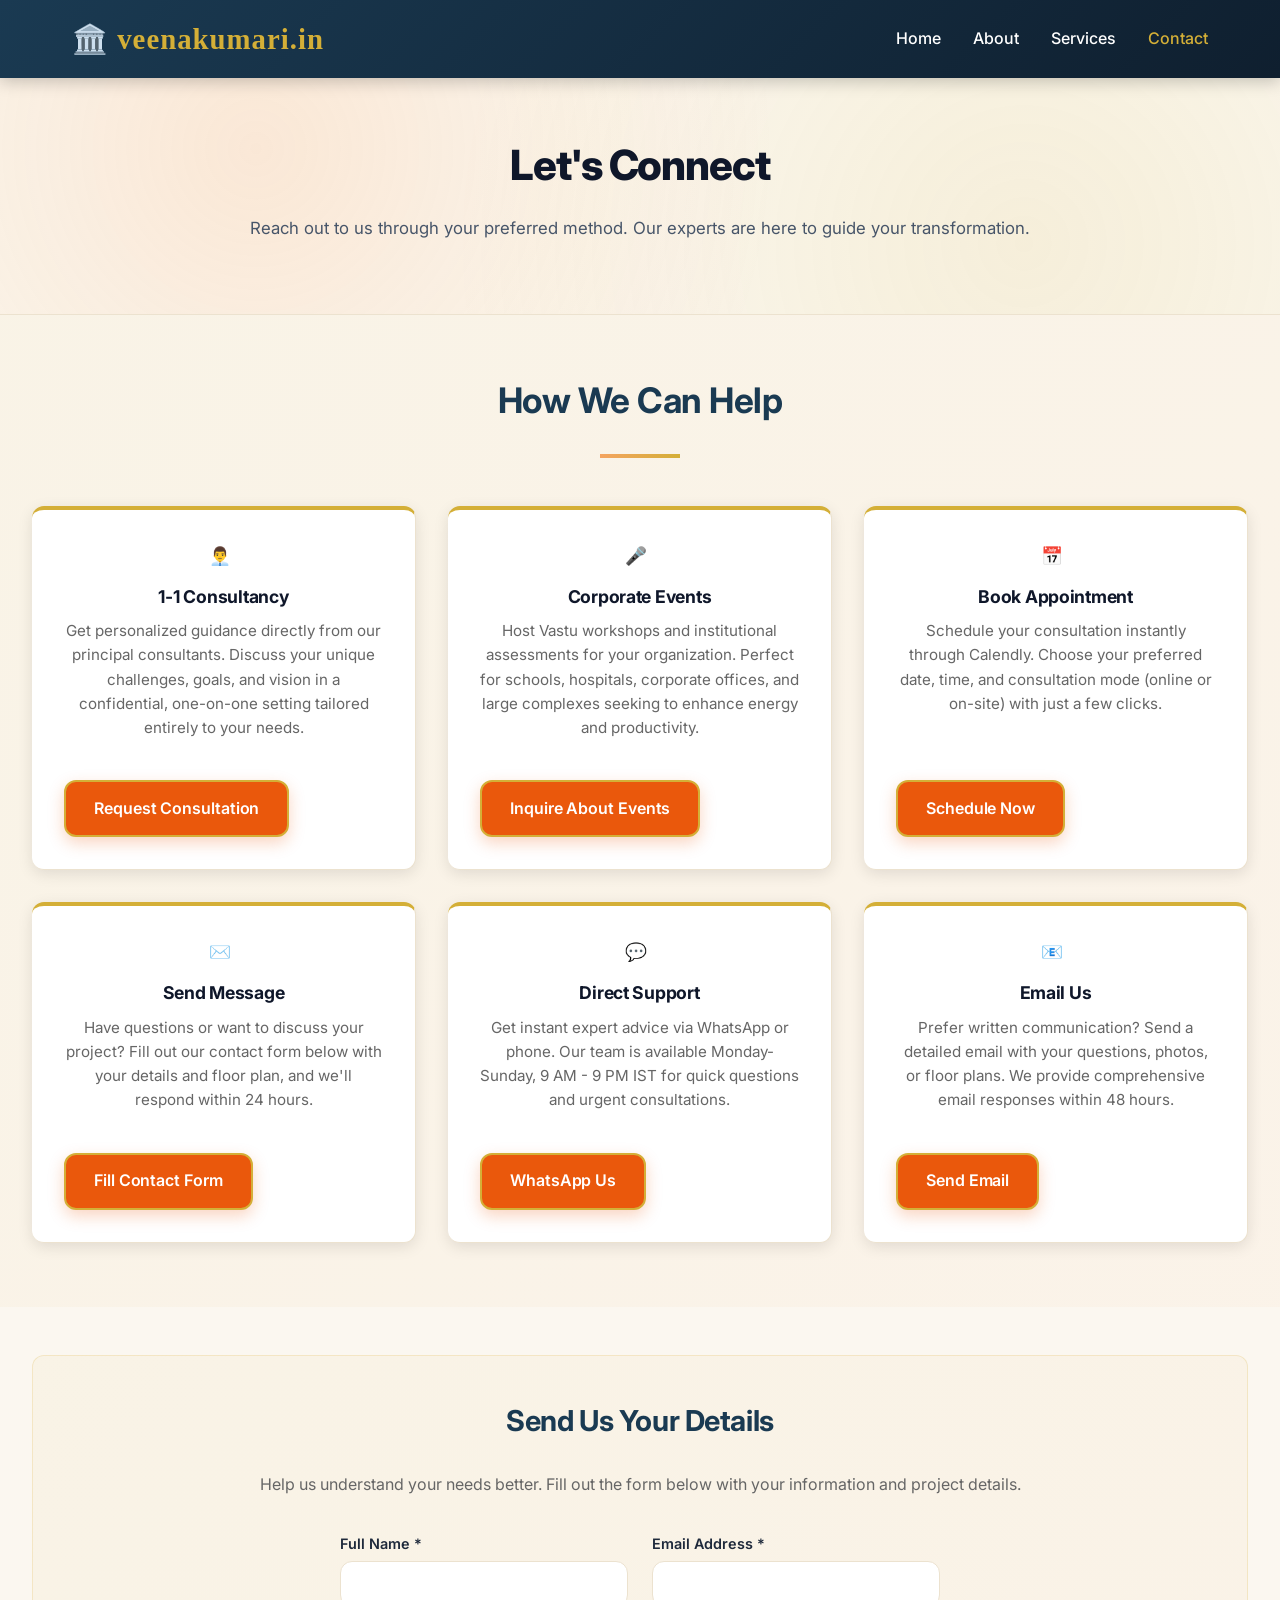
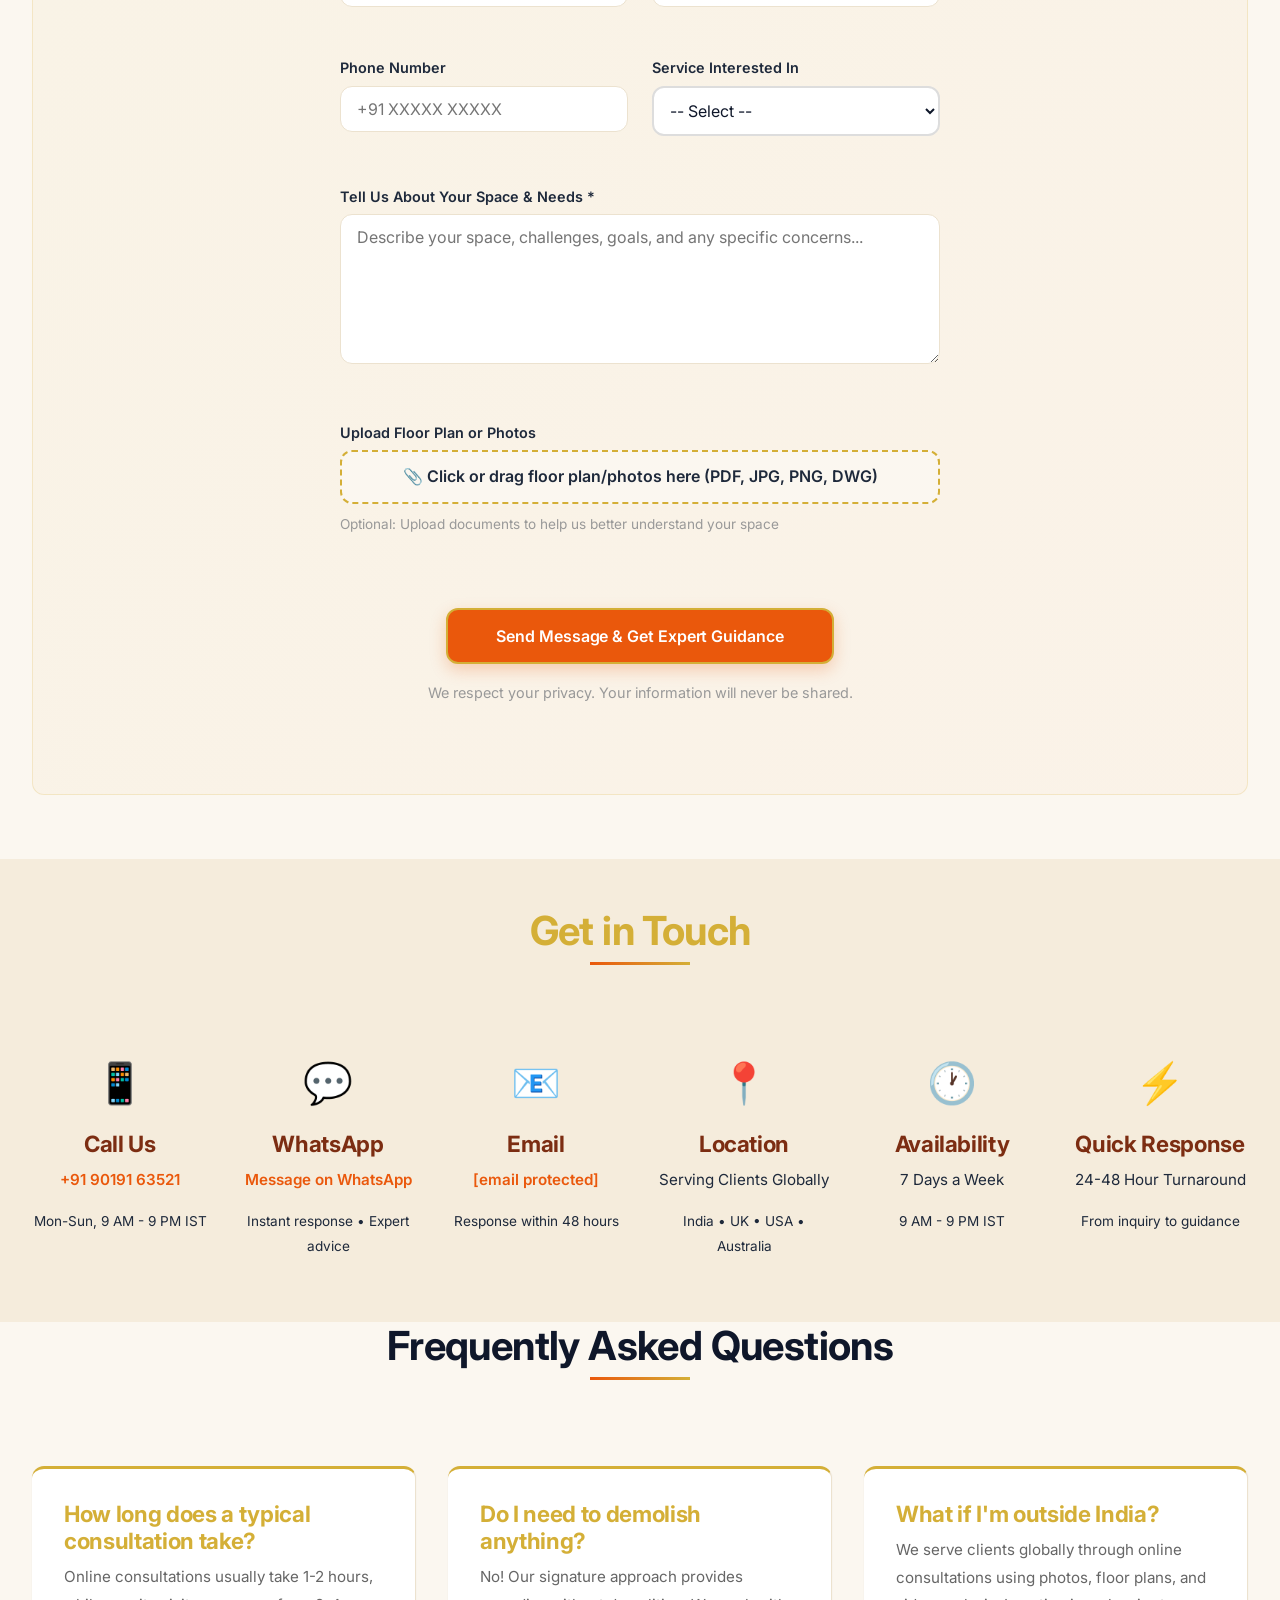
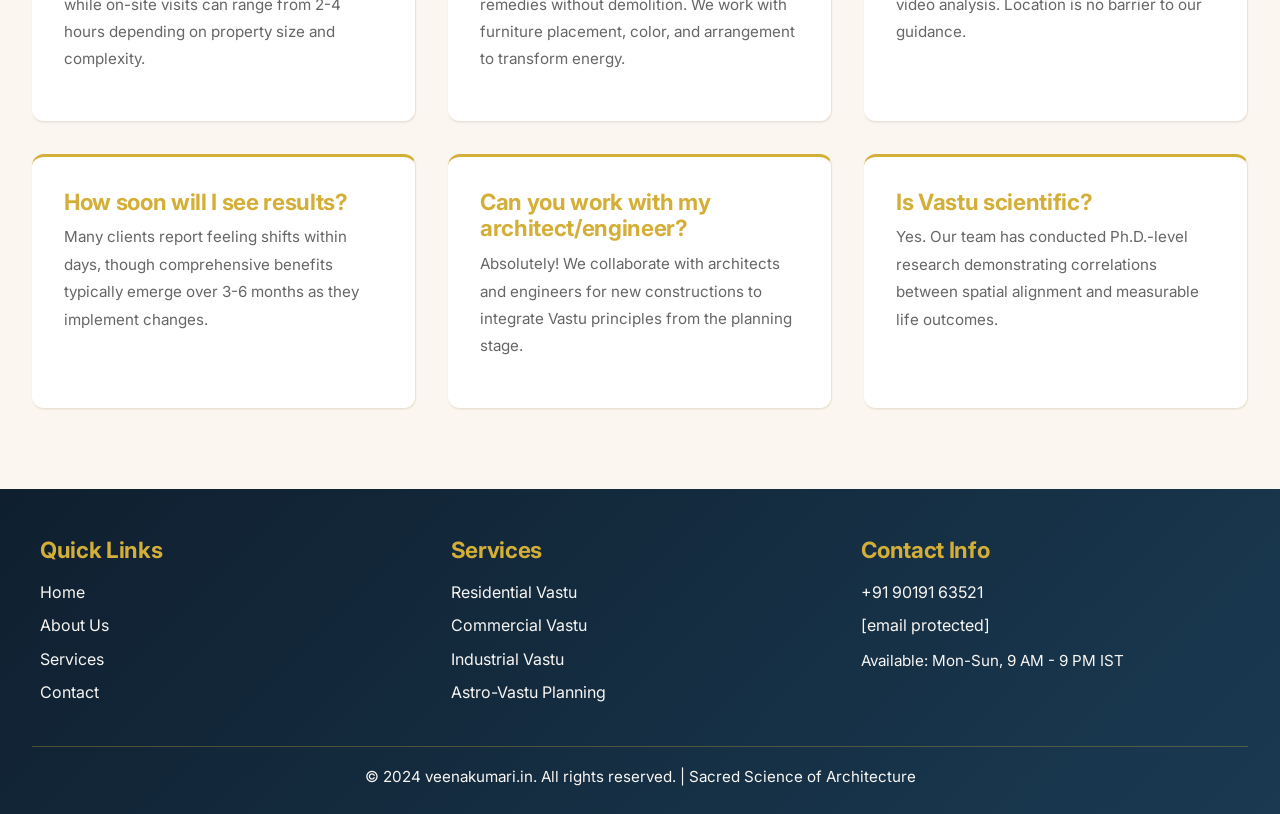
<file: contact.html>
<!DOCTYPE html>
<html lang="en">
<head>
  <meta charset="UTF-8">
  <meta name="viewport" content="width=device-width, initial-scale=1.0">
  <meta name="description" content="Contact Vastu Shastra Consultancy for personalized guidance, corporate events, and expert advice.">
  <meta name="keywords" content="Vastu Consultant Contact, Book Appointment, Vastu Services, Expert Advice">
  <meta name="author" content="Vastu Shastra Consultancy">
  
  <title>Contact Us - veenakumari.in</title>
  <link rel="icon" type="image/svg+xml" href="favicon.svg">
  <link rel="preconnect" href="https://fonts.googleapis.com">
  <link rel="preconnect" href="https://fonts.gstatic.com" crossorigin>
  <link rel="stylesheet" href="https://fonts.googleapis.com/css2?family=Inter:wght@400;500;600;700;800&display=swap">
  <link rel="stylesheet" href="styles.css?v=20260606">
  <style>
    .contact-card {
      background: var(--color-white);
      border-radius: 10px;
      padding: 2rem;
      box-shadow: 0 4px 15px rgba(0, 0, 0, 0.1);
      border-top: 4px solid var(--color-gold);
      text-align: center;
      transition: var(--transition);
    }

    .contact-card:hover {
      transform: translateY(-8px);
      box-shadow: 0 8px 30px rgba(0, 0, 0, 0.15);
      border-top-color: var(--color-saffron);
    }

    .contact-card .icon {
      font-size: 3rem;
      margin-bottom: 1rem;
    }

    .contact-card h3 {
      color: var(--color-navy);
      margin-bottom: 1rem;
    }

    .contact-card p {
      color: #666;
      margin-bottom: 1.5rem;
      font-size: 0.95rem;
      line-height: 1.6;
    }

    .contact-card .btn {
      margin-top: 1rem;
    }

    .form-container {
      background: linear-gradient(135deg, rgba(212, 175, 55, 0.05), rgba(244, 164, 96, 0.05));
      padding: 3rem;
      border-radius: 10px;
      border: 1px solid rgba(212, 175, 55, 0.2);
      margin-top: 3rem;
    }

    .form-container h3 {
      text-align: center;
      color: var(--color-navy);
      margin-bottom: 2rem;
    }

    .form-row {
      display: grid;
      grid-template-columns: 1fr 1fr;
      gap: 1.5rem;
      margin-bottom: 1.5rem;
    }

    .form-row.full {
      grid-template-columns: 1fr;
    }

    @media (max-width: 768px) {
      .form-row {
        grid-template-columns: 1fr;
      }

      .form-container {
        padding: 1.5rem;
      }

      .contact-card {
        padding: 1.5rem;
      }
    }

    .file-upload {
      position: relative;
      display: inline-block;
      cursor: pointer;
      width: 100%;
    }

    .file-upload input[type='file'] {
      position: absolute;
      opacity: 0;
      width: 100%;
      height: 100%;
      cursor: pointer;
    }

    .file-upload-label {
      display: block;
      padding: 0.75rem;
      background: var(--surface-1);
      border: 2px dashed var(--brand-gold);
      border-radius: var(--radius);
      text-align: center;
      cursor: pointer;
      transition: var(--transition);
      color: var(--ink-700);
      font-weight: 600;
    }

    .file-upload input[type='file']:hover ~ .file-upload-label {
      background: var(--surface-2);
      border-color: var(--brand-primary);
    }

    .success-message {
      background: #d4edda;
      color: #155724;
      padding: 1rem;
      border-radius: 5px;
      margin-bottom: 1rem;
      border-left: 4px solid #28a745;
      display: none;
    }

    .success-message.show {
      display: block;
      animation: slideDown 0.5s ease;
    }

    @keyframes slideDown {
      from {
        opacity: 0;
        transform: translateY(-20px);
      }
      to {
        opacity: 1;
        transform: translateY(0);
      }
    }

    .contact-info-section {
      background: var(--surface-2);
      color: var(--ink-700);
      padding: 3rem 0;
      margin-top: 4rem;
    }

    .info-grid {
      display: grid;
      grid-template-columns: repeat(auto-fit, minmax(250px, 1fr));
      gap: 2rem;
    }

    .info-item {
      text-align: center;
    }

    .info-item .icon {
      font-size: 2.5rem;
      margin-bottom: 1rem;
    }

    .info-item h4 {
      color: var(--brand-deep);
      margin-bottom: 0.5rem;
    }

    .info-item p {
      color: var(--ink-700);
      font-size: 0.95rem;
    }

    .info-item a {
      color: var(--brand-primary);
      font-weight: 600;
    }

    .info-item a:hover {
      color: var(--brand-primary-hover);
    }
  </style>
</head>
<body>
  <!-- ========================================
       HEADER & NAVIGATION
       ======================================== -->
  <header>
    <nav>
      <div class="logo">🏛️ veenakumari.in</div>
      <ul class="nav-links">
        <li><a href="index.html">Home</a></li>
        <li><a href="about.html">About</a></li>
        <li><a href="services.html">Services</a></li>
        <li><a href="contact.html" class="active">Contact</a></li>
      </ul>
      <div class="hamburger">
        <span></span>
        <span></span>
        <span></span>
      </div>
    </nav>
  </header>

  <!-- ========================================
       HERO SECTION
       ======================================== -->
  <section class="hero">
    <div class="hero-content">
      <h1>Let's Connect</h1>
      <p>Reach out to us through your preferred method. Our experts are here to guide your transformation.</p>
    </div>
  </section>

  <!-- ========================================
       CONTACT OPTIONS CARDS - SINGLE ROW
       ======================================== -->
  <section style="background: linear-gradient(135deg, rgba(212, 175, 55, 0.05), rgba(244, 164, 96, 0.05)); padding: 4rem 2rem;">
    <div style="max-width: 1400px; margin: 0 auto;">
      <div style="text-align: center; margin-bottom: 3rem;">
        <h2 style="color: var(--color-navy); display: inline-block; font-size: 2.2rem; margin-bottom: 1rem;">How We Can Help</h2>
        <div style="width: 80px; height: 4px; background: linear-gradient(90deg, var(--color-saffron) 0%, var(--color-gold) 100%); margin: 1rem auto;"></div>
      </div>

      <div class="grid help-grid">
        <!-- CARD 1: 1-1 Consultancy -->
        <div class="contact-card">
          <div class="contact-icon">👨‍💼</div>
          <h4>1-1 Consultancy</h4>
          <p>
            Get personalized guidance directly from our principal consultants. Discuss your unique challenges, 
            goals, and vision in a confidential, one-on-one setting tailored entirely to your needs.
          </p>
          <a href="#contactForm" class="btn btn-primary">Request Consultation</a>
        </div>

        <!-- CARD 2: Corporate Event Booking -->
        <div class="contact-card">
          <div class="contact-icon">🎤</div>
          <h4>Corporate Events</h4>
          <p>
            Host Vastu workshops and institutional assessments for your organization. Perfect for schools, 
            hospitals, corporate offices, and large complexes seeking to enhance energy and productivity.
          </p>
          <a href="#contactForm" class="btn btn-primary">Inquire About Events</a>
        </div>

        <!-- CARD 3: Book an Appointment -->
        <div class="contact-card">
          <div class="contact-icon">📅</div>
          <h4>Book Appointment</h4>
          <p>
            Schedule your consultation instantly through Calendly. Choose your preferred date, time, and 
            consultation mode (online or on-site) with just a few clicks.
          </p>
          <a href="https://calendly.com/kveenak11/30min" target="_blank" rel="noopener" class="btn btn-primary">Schedule Now</a>
        </div>

        <!-- CARD 4: Reach Out -->
        <div class="contact-card">
          <div class="contact-icon">✉️</div>
          <h4>Send Message</h4>
          <p>
            Have questions or want to discuss your project? Fill out our contact form below with your details 
            and floor plan, and we'll respond within 24 hours.
          </p>
          <a href="#contactForm" class="btn btn-primary">Fill Contact Form</a>
        </div>

        <!-- CARD 5: Direct Support -->
        <div class="contact-card">
          <div class="contact-icon">💬</div>
          <h4>Direct Support</h4>
          <p>
            Get instant expert advice via WhatsApp or phone. Our team is available Monday-Sunday, 
            9 AM - 9 PM IST for quick questions and urgent consultations.
          </p>
          <a href="https://wa.me/919019163521" target="_blank" class="btn btn-primary">WhatsApp Us</a>
        </div>

        <!-- CARD 6: Email Communication -->
        <div class="contact-card">
          <div class="contact-icon">📧</div>
          <h4>Email Us</h4>
          <p>
            Prefer written communication? Send a detailed email with your questions, photos, or floor plans. 
            We provide comprehensive email responses within 48 hours.
          </p>
          <a href="mailto:info@veenakumari.in" class="btn btn-primary">Send Email</a>
        </div>
      </div>
    </div>
  </section>

  <!-- ========================================
       CONTACT FORM SECTION
       ======================================== -->
  <section class="container" id="contactForm">
    <div class="form-container">
      <h3>Send Us Your Details</h3>
      <p style="text-align: center; color: #666; margin-bottom: 2rem;">
        Help us understand your needs better. Fill out the form below with your information and project details.
      </p>

      <form id="contactForm" class="contact-form" action="https://formsubmit.co/kveenak11@gmail.com" method="POST" enctype="multipart/form-data">
        <input type="hidden" name="_subject" value="New consultation request — veenakumari.in (Contact)">
        <input type="hidden" name="_template" value="table">
        <input type="hidden" name="_captcha" value="false">
        <input type="hidden" name="_next" value="https://veenakumari.in/contact.html#thank-you">
        <input type="text" name="_honey" style="display:none">

        <div class="success-message" id="successMessage">
          ✓ Your message has been sent successfully! We'll contact you within 24 hours.
        </div>

        <div class="form-row">
          <div class="form-group">
            <label for="name">Full Name *</label>
            <input type="text" id="name" name="name" required>
            <div class="error-message"></div>
          </div>

          <div class="form-group">
            <label for="email">Email Address *</label>
            <input type="email" id="email" name="email" required>
            <div class="error-message"></div>
          </div>
        </div>

        <div class="form-row">
          <div class="form-group">
            <label for="phone">Phone Number</label>
            <input type="tel" id="phone" name="phone" placeholder="+91 XXXXX XXXXX">
            <div class="error-message"></div>
          </div>

          <div class="form-group">
            <label for="serviceType">Service Interested In</label>
            <select id="serviceType" name="serviceType" style="width: 100%; padding: 0.75rem; border: 2px solid #ddd; border-radius: 5px; font-size: 1rem;">
              <option value="">-- Select --</option>
              <option value="residential">Residential Vastu</option>
              <option value="commercial">Commercial & Office Vastu</option>
              <option value="industrial">Industrial Vastu</option>
              <option value="astro">Astro-Vastu & Planning</option>
              <option value="workshop">Corporate Workshop</option>
              <option value="other">Other</option>
            </select>
          </div>
        </div>

        <div class="form-row full">
          <div class="form-group">
            <label for="message">Tell Us About Your Space & Needs *</label>
            <textarea id="message" name="message" placeholder="Describe your space, challenges, goals, and any specific concerns..." required></textarea>
            <div class="error-message"></div>
          </div>
        </div>

        <div class="form-row full">
          <div class="form-group">
            <label>Upload Floor Plan or Photos</label>
            <div class="file-upload">
              <input type="file" id="floorPlan" name="floorPlan" accept=".pdf,.jpg,.jpeg,.png,.dwg" multiple>
              <span class="file-upload-label">📎 Click or drag floor plan/photos here (PDF, JPG, PNG, DWG)</span>
            </div>
            <p style="font-size: 0.85rem; color: #999; margin-top: 0.5rem;">Optional: Upload documents to help us better understand your space</p>
          </div>
        </div>

        <div class="form-row full" style="margin-top: 2rem;">
          <div style="text-align: center;">
            <button type="submit" class="btn btn-primary" style="padding: 1rem 3rem; font-size: 1rem;">
              Send Message & Get Expert Guidance
            </button>
            <p style="color: #999; font-size: 0.9rem; margin-top: 1rem;">
              We respect your privacy. Your information will never be shared.
            </p>
          </div>
        </div>
      </form>
    </div>
  </section>

  <!-- ========================================
       DIRECT CONTACT INFORMATION
       ======================================== -->
  <section class="contact-info-section">
    <div class="container">
      <div class="section-title">
        <h2 style="color: var(--color-gold);">Get in Touch</h2>
      </div>

      <div class="info-grid-single-row">
        <div class="info-item">
          <div class="icon">📱</div>
          <h4>Call Us</h4>
          <p><a href="tel:+919019163521">+91 90191 63521</a></p>
          <p style="font-size: 0.85rem; margin-top: 0.5rem;">Mon-Sun, 9 AM - 9 PM IST</p>
        </div>

        <div class="info-item">
          <div class="icon">💬</div>
          <h4>WhatsApp</h4>
          <p><a href="https://wa.me/919019163521" target="_blank">Message on WhatsApp</a></p>
          <p style="font-size: 0.85rem; margin-top: 0.5rem;">Instant response • Expert advice</p>
        </div>

        <div class="info-item">
          <div class="icon">📧</div>
          <h4>Email</h4>
          <p><a href="/cdn-cgi/l/email-protection#345d5a525b744255474041575b5a47415840555a574d1a575b59"><span class="__cf_email__" data-cfemail="a6cfc8c0c9e6d0c7d5d2d3c5c9c8d5d3cad2c7c8c5df88c5c9cb">[email&#160;protected]</span></a></p>
          <p style="font-size: 0.85rem; margin-top: 0.5rem;">Response within 48 hours</p>
        </div>

        <div class="info-item">
          <div class="icon">📍</div>
          <h4>Location</h4>
          <p>Serving Clients Globally</p>
          <p style="font-size: 0.85rem; margin-top: 0.5rem;">India • UK • USA • Australia</p>
        </div>

        <div class="info-item">
          <div class="icon">🕐</div>
          <h4>Availability</h4>
          <p>7 Days a Week</p>
          <p style="font-size: 0.85rem; margin-top: 0.5rem;">9 AM - 9 PM IST</p>
        </div>

        <div class="info-item">
          <div class="icon">⚡</div>
          <h4>Quick Response</h4>
          <p>24-48 Hour Turnaround</p>
          <p style="font-size: 0.85rem; margin-top: 0.5rem;">From inquiry to guidance</p>
        </div>
      </div>
    </div>
  </section>

  <!-- ========================================
       FAQ SECTION
       ======================================== -->
  <section class="container">
    <div class="section-title">
      <h2>Frequently Asked Questions</h2>
    </div>

    <div class="grid grid-2">
      <div class="card">
        <h4 style="color: var(--color-gold);">How long does a typical consultation take?</h4>
        <p>Online consultations usually take 1-2 hours, while on-site visits can range from 2-4 hours depending on property size and complexity.</p>
      </div>

      <div class="card">
        <h4 style="color: var(--color-gold);">Do I need to demolish anything?</h4>
        <p>No! Our signature approach provides remedies without demolition. We work with furniture placement, color, and arrangement to transform energy.</p>
      </div>

      <div class="card">
        <h4 style="color: var(--color-gold);">What if I'm outside India?</h4>
        <p>We serve clients globally through online consultations using photos, floor plans, and video analysis. Location is no barrier to our guidance.</p>
      </div>

      <div class="card">
        <h4 style="color: var(--color-gold);">How soon will I see results?</h4>
        <p>Many clients report feeling shifts within days, though comprehensive benefits typically emerge over 3-6 months as they implement changes.</p>
      </div>

      <div class="card">
        <h4 style="color: var(--color-gold);">Can you work with my architect/engineer?</h4>
        <p>Absolutely! We collaborate with architects and engineers for new constructions to integrate Vastu principles from the planning stage.</p>
      </div>

      <div class="card">
        <h4 style="color: var(--color-gold);">Is Vastu scientific?</h4>
        <p>Yes. Our team has conducted Ph.D.-level research demonstrating correlations between spatial alignment and measurable life outcomes.</p>
      </div>
    </div>
  </section>

  <!-- ========================================
       FOOTER
       ======================================== -->
  <footer>
    <div class="footer-content">
      <div class="footer-section">
        <h4>Quick Links</h4>
        <a href="index.html">Home</a>
        <a href="about.html">About Us</a>
        <a href="services.html">Services</a>
        <a href="contact.html">Contact</a>
      </div>

      <div class="footer-section">
        <h4>Services</h4>
        <a href="services.html">Residential Vastu</a>
        <a href="services.html">Commercial Vastu</a>
        <a href="services.html">Industrial Vastu</a>
        <a href="services.html">Astro-Vastu Planning</a>
      </div>

      <div class="footer-section">
        <h4>Contact Info</h4>
        <a href="tel:+919019163521">+91 90191 63521</a>
        <a href="/cdn-cgi/l/email-protection#335a5d555c734552404746505c5d40465f47525d504a1d505c5e"><span class="__cf_email__" data-cfemail="1871767e77586e796b6c6d7b77766b6d746c79767b61367b7775">[email&#160;protected]</span></a>
        <p>Available: Mon-Sun, 9 AM - 9 PM IST</p>
      </div>
    </div>

    <div class="footer-bottom">
      <p>&copy; 2024 veenakumari.in. All rights reserved. | Sacred Science of Architecture</p>
    </div>
  </footer>

  <!-- ========================================
       THANK-YOU ANCHOR (target of Formsubmit _next redirect)
       ======================================== -->
  <div id="thank-you" style="display:none"></div>

  <script src="script.js" defer></script>
</body>
</html>
</file>
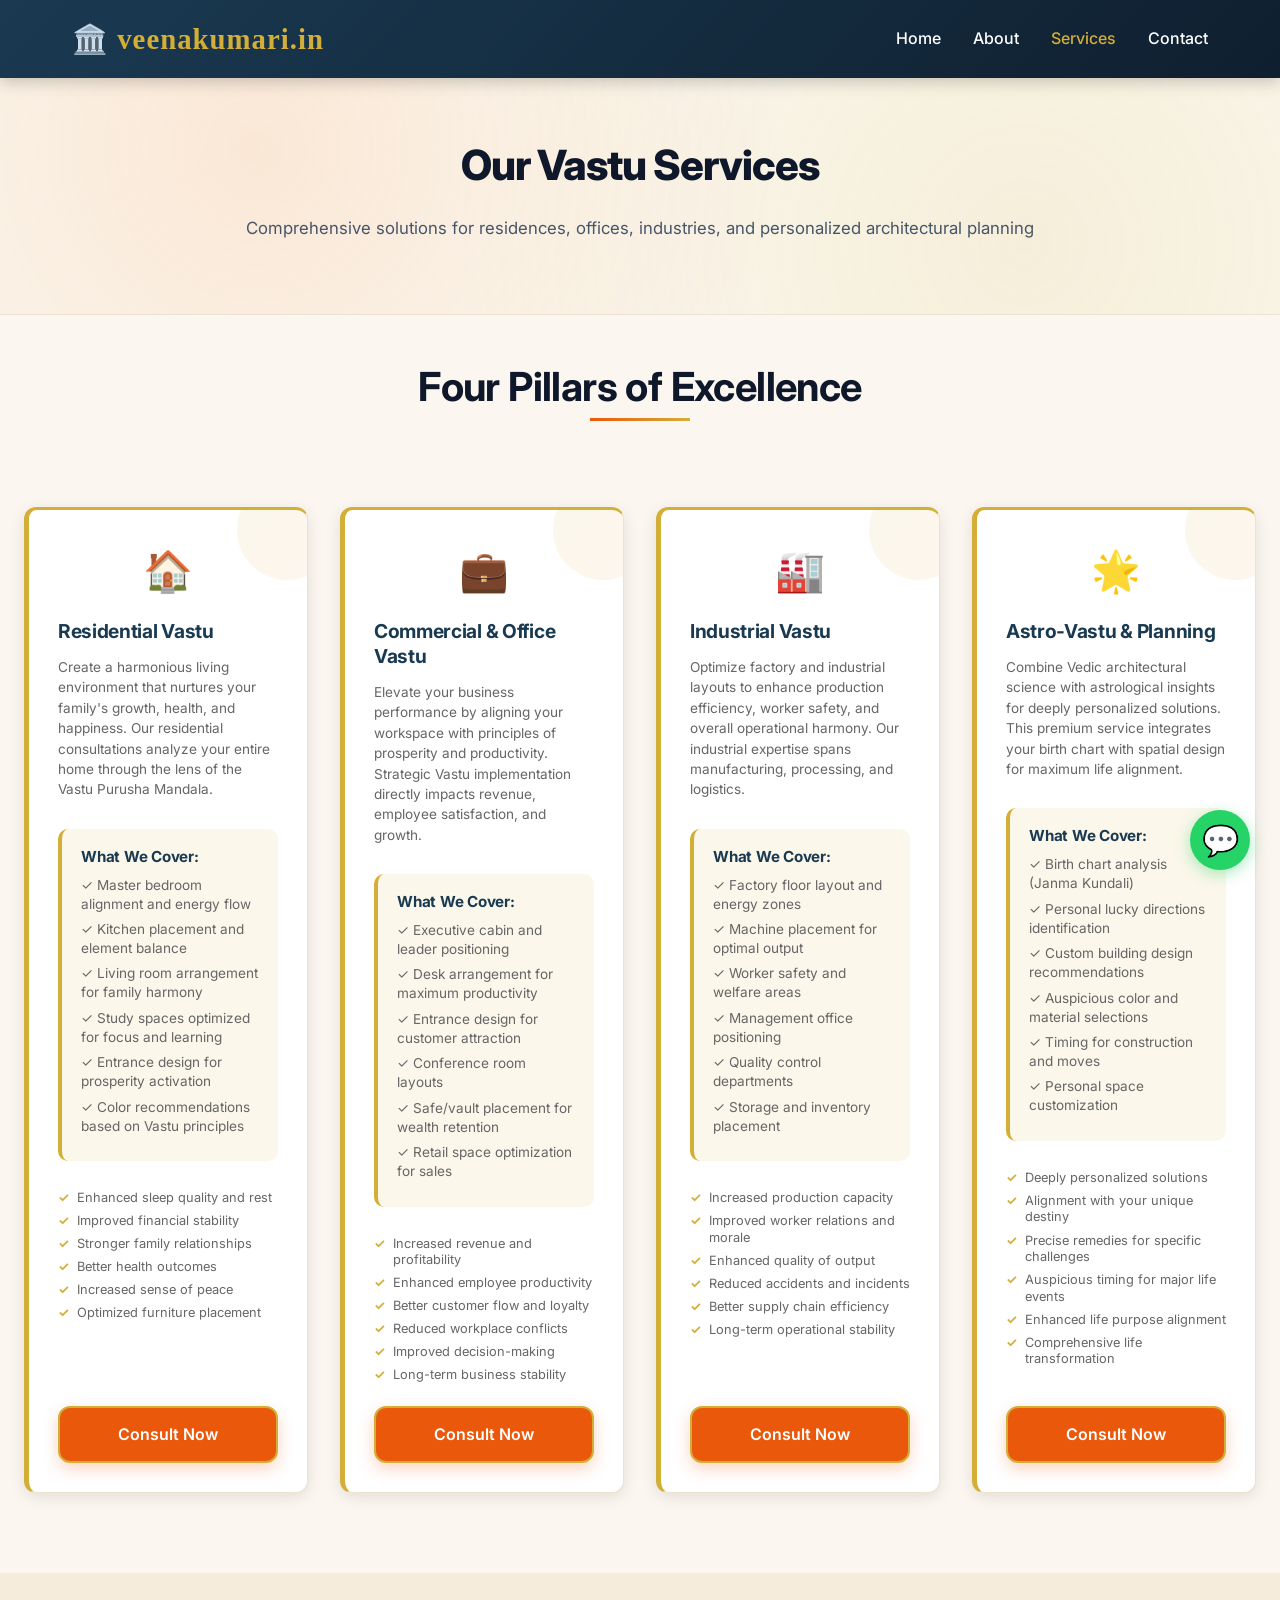
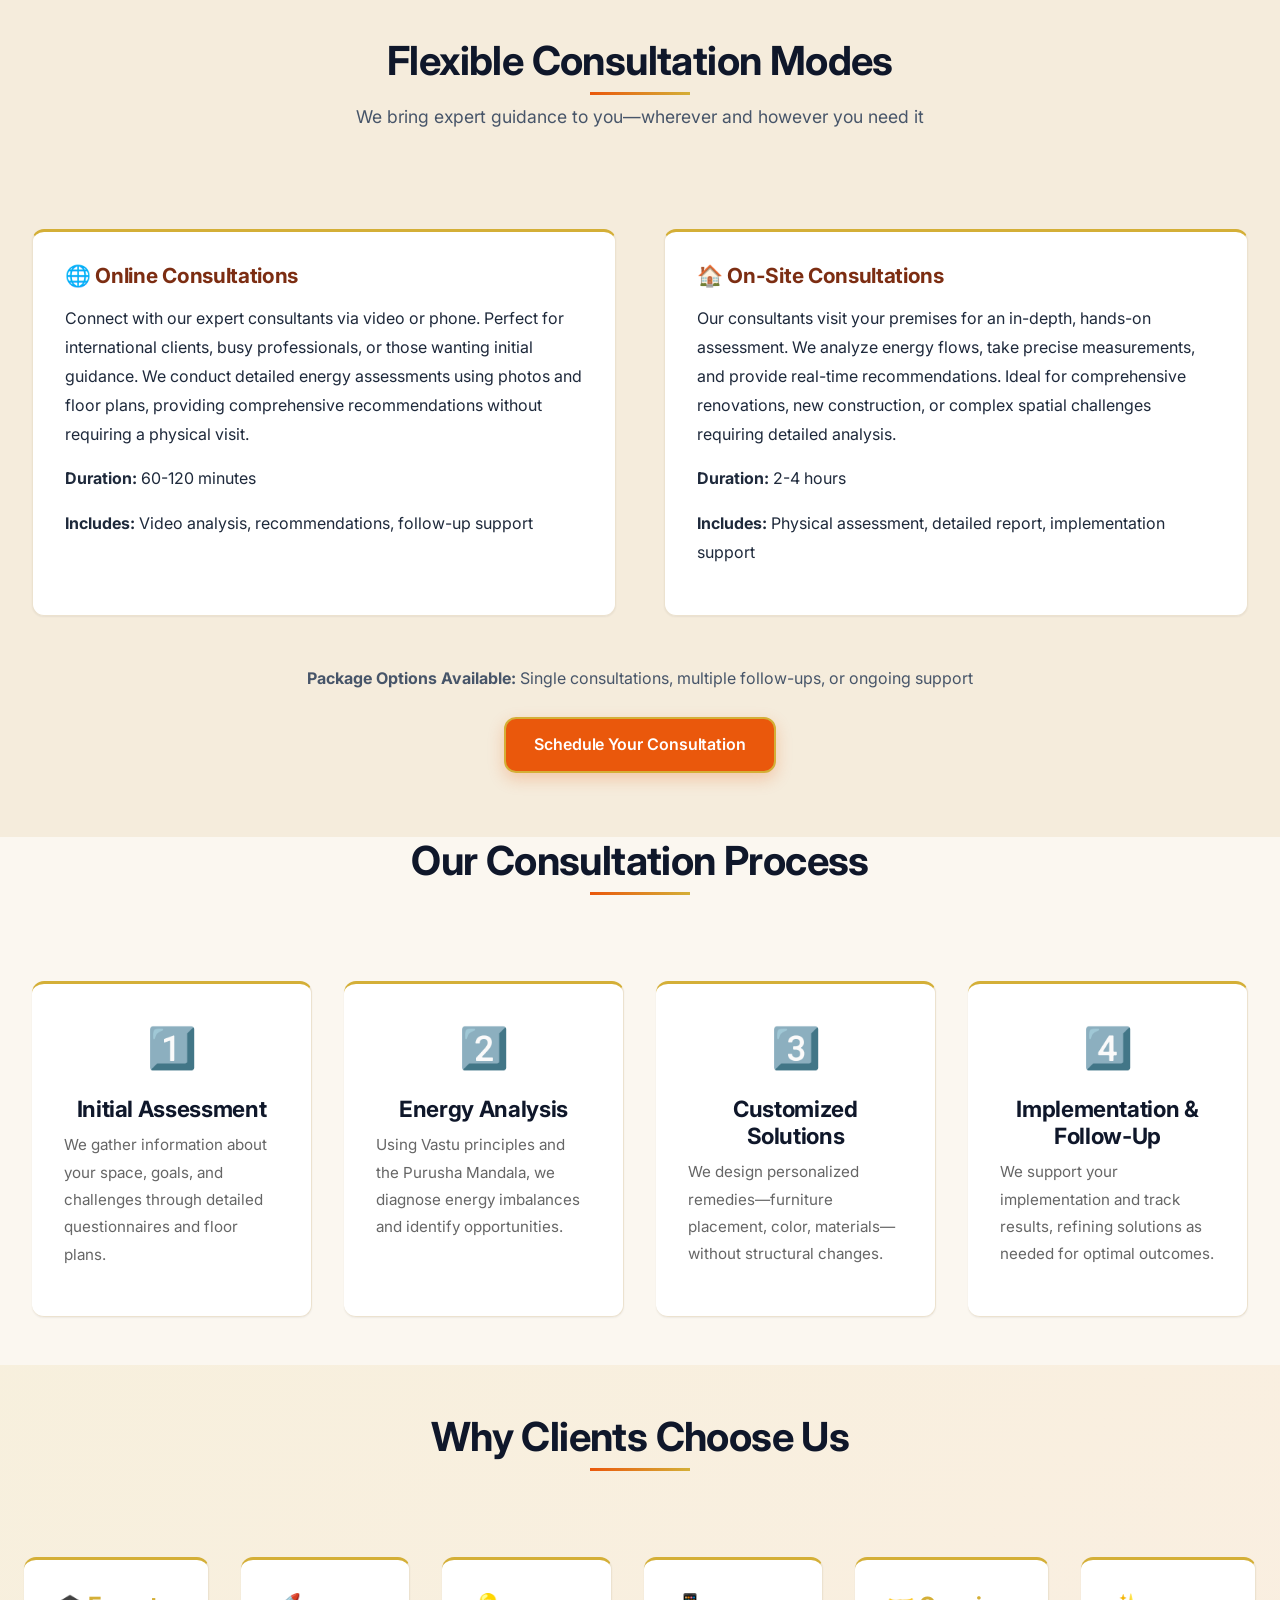
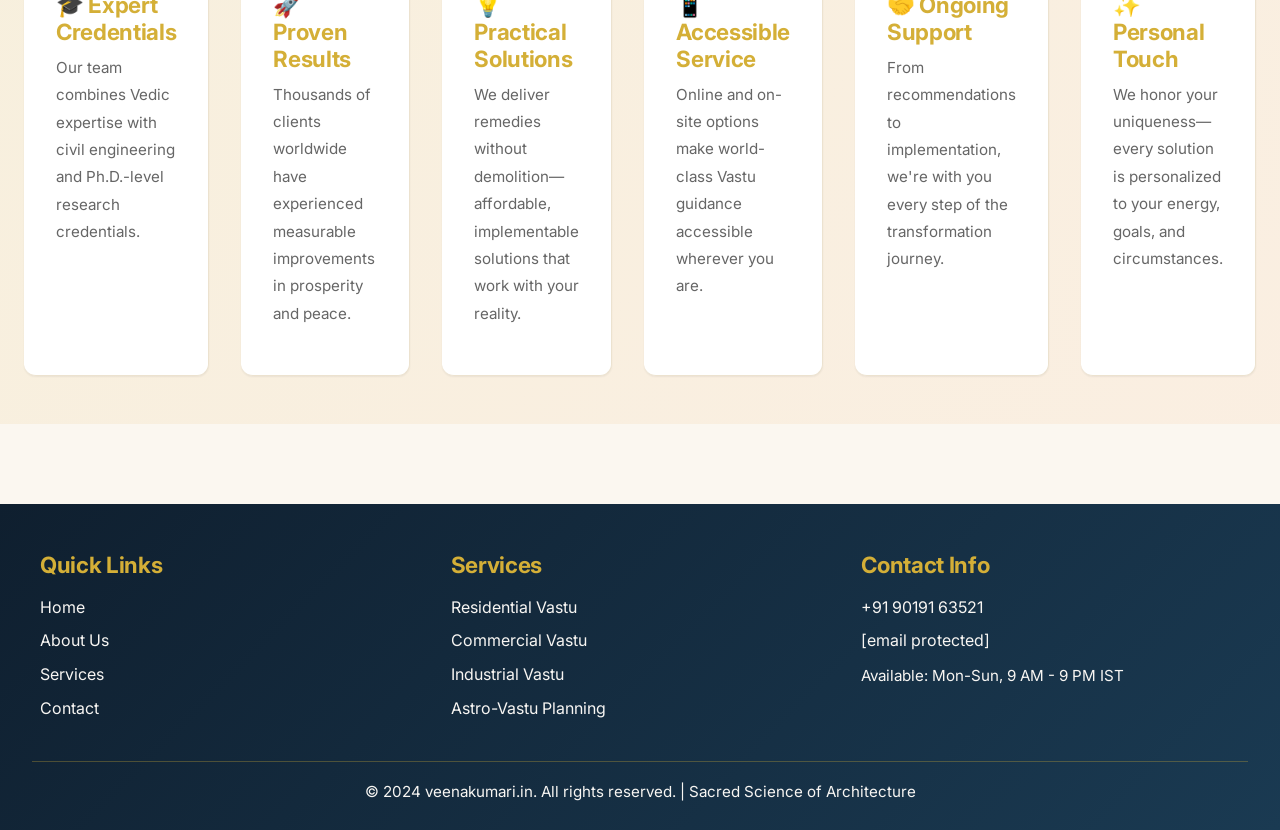
<file: services.html>
<!DOCTYPE html>
<html lang="en">
<head>
  <meta charset="UTF-8">
  <meta name="viewport" content="width=device-width, initial-scale=1.0">
  <meta name="description" content="Vastu Shastra services: Residential, Commercial, Industrial, and Astro-Vastu consulting with remedies without demolition.">
  <meta name="keywords" content="Vastu Services, Residential Vastu, Commercial Vastu, Industrial Vastu, Astro-Vastu, Vastu Consultant">
  <meta name="author" content="Vastu Shastra Consultancy">
  
  <title>Services - veenakumari.in</title>
  <link rel="icon" type="image/svg+xml" href="favicon.svg">
  <link rel="preconnect" href="https://fonts.googleapis.com">
  <link rel="preconnect" href="https://fonts.gstatic.com" crossorigin>
  <link rel="stylesheet" href="https://fonts.googleapis.com/css2?family=Inter:wght@400;500;600;700;800&display=swap">
  <link rel="stylesheet" href="styles.css?v=20260606">
  <style>
    .service-card {
      background: var(--color-white);
      border-radius: 10px;
      padding: 1.8rem;
      box-shadow: 0 4px 15px rgba(0, 0, 0, 0.1);
      border-left: 5px solid var(--color-gold);
      transition: var(--transition);
      position: relative;
      overflow: hidden;
      display: flex;
      flex-direction: column;
      height: 100%;
    }

    .service-card::before {
      content: '';
      position: absolute;
      top: 0;
      right: 0;
      width: 100px;
      height: 100px;
      background: linear-gradient(135deg, var(--color-gold), var(--color-saffron));
      opacity: 0.1;
      border-radius: 50%;
      transform: translate(30px, -30px);
    }

    .service-card:hover {
      transform: translateY(-8px) scale(1.02);
      box-shadow: 0 8px 30px rgba(0, 0, 0, 0.15);
      border-left-color: var(--color-saffron);
    }

    .service-card h3 {
      position: relative;
      z-index: 1;
      color: var(--color-navy);
      margin-bottom: 0.8rem;
      font-size: 1.2rem;
      line-height: 1.3;
    }

    .service-card p {
      position: relative;
      z-index: 1;
      color: #666;
      font-size: 0.85rem;
      line-height: 1.5;
      margin-bottom: 0.8rem;
    }

    .service-icon {
      font-size: 2.5rem;
      margin-bottom: 1rem;
      display: block;
      text-align: center;
      position: relative;
      z-index: 1;
      width: 100%;
    }

    .service-benefits {
      list-style: none;
      margin-top: 0.8rem;
      position: relative;
      z-index: 1;
      flex-grow: 1;
    }

    .service-benefits li {
      padding-left: 1.2rem;
      margin-bottom: 0.4rem;
      position: relative;
      color: #666;
      font-size: 0.8rem;
      line-height: 1.3;
    }

    .service-benefits li::before {
      content: '✓';
      position: absolute;
      left: 0;
      color: var(--color-gold);
      font-weight: bold;
    }

    .consultation-section {
      background: var(--surface-2);
      color: var(--ink-700);
      padding: 4rem 0;
      margin-top: 5rem;
    }

    .consultation-modes {
      display: grid;
      grid-template-columns: 1fr 1fr;
      gap: 3rem;
      margin-top: 2rem;
    }

    .mode-card {
      background: var(--surface-0);
      padding: 2rem;
      border-radius: var(--radius);
      border: 1px solid var(--border-soft);
      border-top: 3px solid var(--brand-gold);
      box-shadow: var(--shadow-sm);
    }

    .mode-card h4 {
      color: var(--brand-deep);
      margin-bottom: 1rem;
      font-size: 1.3rem;
    }

    .mode-card p {
      color: var(--ink-700);
      line-height: 1.8;
    }

    .service-details {
      background: rgba(212, 175, 55, 0.1);
      padding: 1.2rem;
      border-radius: 10px;
      border-left: 4px solid var(--color-gold);
      margin: 1rem 0;
      position: relative;
      z-index: 1;
    }

    .service-details h5 {
      color: var(--color-navy);
      margin-bottom: 0.6rem;
      font-size: 0.95rem;
    }

    .service-details p {
      color: #666;
      font-size: 0.85rem;
      margin-bottom: 0.4rem;
      line-height: 1.4;
    }

    @media (max-width: 768px) {
      .consultation-modes {
        grid-template-columns: 1fr;
      }

      .service-card {
        padding: 1.5rem;
      }
    }
  </style>
</head>
<body>
  <!-- ========================================
       HEADER & NAVIGATION
       ======================================== -->
  <header>
    <nav>
      <div class="logo">🏛️ veenakumari.in</div>
      <ul class="nav-links">
        <li><a href="index.html">Home</a></li>
        <li><a href="about.html">About</a></li>
        <li><a href="services.html" class="active">Services</a></li>
        <li><a href="contact.html">Contact</a></li>
      </ul>
      <div class="hamburger">
        <span></span>
        <span></span>
        <span></span>
      </div>
    </nav>
  </header>

  <!-- ========================================
       HERO SECTION
       ======================================== -->
  <section class="hero">
    <div class="hero-content">
      <h1>Our Vastu Services</h1>
      <p>Comprehensive solutions for residences, offices, industries, and personalized architectural planning</p>
    </div>
  </section>

  <!-- ========================================
       SERVICES GRID - FULL WIDTH
       ======================================== -->
  <section style="width: 100%; padding: 0; margin: 3rem 0;">
    <div style="padding: 0 1.5rem;">
      <div class="section-title">
        <h2>Four Pillars of Excellence</h2>
      </div>

      <div class="grid grid-4-desktop">
        <!-- SERVICE 1: RESIDENTIAL VASTU -->
      <div class="service-card">
        <div class="service-icon">🏠</div>
        <h3>Residential Vastu</h3>
        <p>
          Create a harmonious living environment that nurtures your family's growth, health, and happiness. 
          Our residential consultations analyze your entire home through the lens of the Vastu Purusha Mandala.
        </p>

        <div class="service-details">
          <h5>What We Cover:</h5>
          <p>✓ Master bedroom alignment and energy flow</p>
          <p>✓ Kitchen placement and element balance</p>
          <p>✓ Living room arrangement for family harmony</p>
          <p>✓ Study spaces optimized for focus and learning</p>
          <p>✓ Entrance design for prosperity activation</p>
          <p>✓ Color recommendations based on Vastu principles</p>
        </div>

        <ul class="service-benefits">
          <li>Enhanced sleep quality and rest</li>
          <li>Improved financial stability</li>
          <li>Stronger family relationships</li>
          <li>Better health outcomes</li>
          <li>Increased sense of peace</li>
          <li>Optimized furniture placement</li>
        </ul>

        <a href="contact.html" class="btn btn-primary" style="margin-top: 1rem;">Consult Now</a>
      </div>

      <!-- SERVICE 2: COMMERCIAL & OFFICE VASTU -->
      <div class="service-card">
        <div class="service-icon">💼</div>
        <h3>Commercial & Office Vastu</h3>
        <p>
          Elevate your business performance by aligning your workspace with principles of prosperity and 
          productivity. Strategic Vastu implementation directly impacts revenue, employee satisfaction, and growth.
        </p>

        <div class="service-details">
          <h5>What We Cover:</h5>
          <p>✓ Executive cabin and leader positioning</p>
          <p>✓ Desk arrangement for maximum productivity</p>
          <p>✓ Entrance design for customer attraction</p>
          <p>✓ Conference room layouts</p>
          <p>✓ Safe/vault placement for wealth retention</p>
          <p>✓ Retail space optimization for sales</p>
        </div>

        <ul class="service-benefits">
          <li>Increased revenue and profitability</li>
          <li>Enhanced employee productivity</li>
          <li>Better customer flow and loyalty</li>
          <li>Reduced workplace conflicts</li>
          <li>Improved decision-making</li>
          <li>Long-term business stability</li>
        </ul>

        <a href="contact.html" class="btn btn-primary" style="margin-top: 1rem;">Consult Now</a>
      </div>

      <!-- SERVICE 3: INDUSTRIAL VASTU -->
      <div class="service-card">
        <div class="service-icon">🏭</div>
        <h3>Industrial Vastu</h3>
        <p>
          Optimize factory and industrial layouts to enhance production efficiency, worker safety, and 
          overall operational harmony. Our industrial expertise spans manufacturing, processing, and logistics.
        </p>

        <div class="service-details">
          <h5>What We Cover:</h5>
          <p>✓ Factory floor layout and energy zones</p>
          <p>✓ Machine placement for optimal output</p>
          <p>✓ Worker safety and welfare areas</p>
          <p>✓ Management office positioning</p>
          <p>✓ Quality control departments</p>
          <p>✓ Storage and inventory placement</p>
        </div>

        <ul class="service-benefits">
          <li>Increased production capacity</li>
          <li>Improved worker relations and morale</li>
          <li>Enhanced quality of output</li>
          <li>Reduced accidents and incidents</li>
          <li>Better supply chain efficiency</li>
          <li>Long-term operational stability</li>
        </ul>

        <a href="contact.html" class="btn btn-primary" style="margin-top: 1rem;">Consult Now</a>
      </div>

      <!-- SERVICE 4: ASTRO-VASTU & PLANNING -->
      <div class="service-card">
        <div class="service-icon">🌟</div>
        <h3>Astro-Vastu & Planning</h3>
        <p>
          Combine Vedic architectural science with astrological insights for deeply personalized solutions. 
          This premium service integrates your birth chart with spatial design for maximum life alignment.
        </p>

        <div class="service-details">
          <h5>What We Cover:</h5>
          <p>✓ Birth chart analysis (Janma Kundali)</p>
          <p>✓ Personal lucky directions identification</p>
          <p>✓ Custom building design recommendations</p>
          <p>✓ Auspicious color and material selections</p>
          <p>✓ Timing for construction and moves</p>
          <p>✓ Personal space customization</p>
        </div>

        <ul class="service-benefits">
          <li>Deeply personalized solutions</li>
          <li>Alignment with your unique destiny</li>
          <li>Precise remedies for specific challenges</li>
          <li>Auspicious timing for major life events</li>
          <li>Enhanced life purpose alignment</li>
          <li>Comprehensive life transformation</li>
        </ul>

        <a href="contact.html" class="btn btn-primary" style="margin-top: 1rem;">Consult Now</a>
      </div>
    </div>
    </div>
  </section>

  <!-- ========================================
       CONSULTATION MODES
       ======================================== -->
  <section class="consultation-section">
    <div class="container">
      <div class="section-title">
        <h2 style="color: var(--ink-900);">Flexible Consultation Modes</h2>
        <p style="color: var(--ink-500); text-align: center; font-size: 1.1rem;">
          We bring expert guidance to you—wherever and however you need it
        </p>
      </div>

      <div class="consultation-modes">
        <div class="mode-card">
          <h4>🌐 Online Consultations</h4>
          <p>
            Connect with our expert consultants via video or phone. Perfect for international clients, busy professionals, 
            or those wanting initial guidance. We conduct detailed energy assessments using photos and floor plans, 
            providing comprehensive recommendations without requiring a physical visit.
          </p>
          <div style="margin-top: 1rem; font-size: 0.95rem; color: var(--ink-700);">
            <p><strong>Duration:</strong> 60-120 minutes</p>
            <p><strong>Includes:</strong> Video analysis, recommendations, follow-up support</p>
          </div>
        </div>

        <div class="mode-card">
          <h4>🏠 On-Site Consultations</h4>
          <p>
            Our consultants visit your premises for an in-depth, hands-on assessment. We analyze energy flows, 
            take precise measurements, and provide real-time recommendations. Ideal for comprehensive renovations, 
            new construction, or complex spatial challenges requiring detailed analysis.
          </p>
          <div style="margin-top: 1rem; font-size: 0.95rem; color: var(--ink-700);">
            <p><strong>Duration:</strong> 2-4 hours</p>
            <p><strong>Includes:</strong> Physical assessment, detailed report, implementation support</p>
          </div>
        </div>
      </div>

      <div style="text-align: center; margin-top: 3rem;">
        <p style="font-size: 1rem; color: var(--ink-500); margin-bottom: 1.5rem;">
          <strong>Package Options Available:</strong> Single consultations, multiple follow-ups, or ongoing support
        </p>
        <a href="contact.html" class="btn btn-primary">Schedule Your Consultation</a>
      </div>
    </div>
  </section>

  <!-- ========================================
       PROCESS SECTION
       ======================================== -->
  <section class="container">
    <div class="section-title">
      <h2>Our Consultation Process</h2>
    </div>

    <div class="grid grid-4" style="margin-bottom: 3rem;">
      <div class="card">
        <div style="font-size: 2.5rem; text-align: center; margin-bottom: 1rem; color: var(--color-gold);">1️⃣</div>
        <h4 style="text-align: center;">Initial Assessment</h4>
        <p>We gather information about your space, goals, and challenges through detailed questionnaires and floor plans.</p>
      </div>

      <div class="card">
        <div style="font-size: 2.5rem; text-align: center; margin-bottom: 1rem; color: var(--color-gold);">2️⃣</div>
        <h4 style="text-align: center;">Energy Analysis</h4>
        <p>Using Vastu principles and the Purusha Mandala, we diagnose energy imbalances and identify opportunities.</p>
      </div>

      <div class="card">
        <div style="font-size: 2.5rem; text-align: center; margin-bottom: 1rem; color: var(--color-gold);">3️⃣</div>
        <h4 style="text-align: center;">Customized Solutions</h4>
        <p>We design personalized remedies—furniture placement, color, materials—without structural changes.</p>
      </div>

      <div class="card">
        <div style="font-size: 2.5rem; text-align: center; margin-bottom: 1rem; color: var(--color-gold);">4️⃣</div>
        <h4 style="text-align: center;">Implementation & Follow-Up</h4>
        <p>We support your implementation and track results, refining solutions as needed for optimal outcomes.</p>
      </div>
    </div>
  </section>

  <!-- ========================================
       WHY CHOOSE US
       ======================================== -->
  <section style="background: linear-gradient(135deg, rgba(212, 175, 55, 0.1), rgba(244, 164, 96, 0.1)); padding: 3rem 0; width: 100%; margin: 0;">
    <div style="padding: 0 1.5rem;">
      <div class="section-title">
        <h2>Why Clients Choose Us</h2>
      </div>

      <div class="grid" style="grid-template-columns: repeat(6, 1fr); gap: 2rem;">
        <div class="card">
          <h4 style="color: var(--color-gold);">🎓 Expert Credentials</h4>
          <p>Our team combines Vedic expertise with civil engineering and Ph.D.-level research credentials.</p>
        </div>

        <div class="card">
          <h4 style="color: var(--color-gold);">🚀 Proven Results</h4>
          <p>Thousands of clients worldwide have experienced measurable improvements in prosperity and peace.</p>
        </div>

        <div class="card">
          <h4 style="color: var(--color-gold);">💡 Practical Solutions</h4>
          <p>We deliver remedies without demolition—affordable, implementable solutions that work with your reality.</p>
        </div>

        <div class="card">
          <h4 style="color: var(--color-gold);">📱 Accessible Service</h4>
          <p>Online and on-site options make world-class Vastu guidance accessible wherever you are.</p>
        </div>

        <div class="card">
          <h4 style="color: var(--color-gold);">🤝 Ongoing Support</h4>
          <p>From recommendations to implementation, we're with you every step of the transformation journey.</p>
        </div>

        <div class="card">
          <h4 style="color: var(--color-gold);">✨ Personal Touch</h4>
          <p>We honor your uniqueness—every solution is personalized to your energy, goals, and circumstances.</p>
        </div>
      </div>
    </div>
  </section>

  <!-- ========================================
       FOOTER
       ======================================== -->
  <footer>
    <div class="footer-content">
      <div class="footer-section">
        <h4>Quick Links</h4>
        <a href="index.html">Home</a>
        <a href="about.html">About Us</a>
        <a href="services.html">Services</a>
        <a href="contact.html">Contact</a>
      </div>

      <div class="footer-section">
        <h4>Services</h4>
        <a href="#residential">Residential Vastu</a>
        <a href="#commercial">Commercial Vastu</a>
        <a href="#industrial">Industrial Vastu</a>
        <a href="#astro">Astro-Vastu Planning</a>
      </div>

      <div class="footer-section">
        <h4>Contact Info</h4>
        <a href="tel:+919019163521">+91 90191 63521</a>
        <a href="/cdn-cgi/l/email-protection#721b1c141d320413010607111d1c01071e06131c110b5c111d1f"><span class="__cf_email__" data-cfemail="1c75727a735c6a7d6f68697f73726f6970687d727f65327f7371">[email&#160;protected]</span></a>
        <p>Available: Mon-Sun, 9 AM - 9 PM IST</p>
      </div>
    </div>

    <div class="footer-bottom">
      <p>&copy; 2024 veenakumari.in. All rights reserved. | Sacred Science of Architecture</p>
    </div>
  </footer>

  <!-- ========================================
       WHATSAPP FLOATING BUTTON
       ======================================== -->
  <a class="whatsapp-float" href="https://wa.me/919019163521?text=Hello%21%20I%27d%20like%20to%20know%20more%20about%20your%20Vastu%20consultancy%20services." target="_blank" rel="noopener" title="Chat on WhatsApp" aria-label="Chat on WhatsApp">💬</a>

  <script src="script.js" defer></script>
</body>
</html>
</file>
<file: styles.css>
/* ========================================
   VASTU SHASTRA CONSULTANCY - GLOBAL STYLES
   ======================================== */

:root {
  /* Legacy palette — kept because many rules use these as TEXT colors.
     Don't change values here without auditing every var(--color-navy/dark/white). */
  --color-gold: #d4af37;
  --color-saffron: #f4a460;
  --color-navy: #1a3a52;
  --color-dark: #0f1f2f;
  --color-light: #f8f6f3;
  --color-white: #ffffff;
  --color-accent: #c9a961;

  --font-serif: 'Georgia', 'Garamond', serif;
  /* Inter loaded via Google Fonts in <head>; system fallbacks for offline */
  --font-sans: 'Inter', -apple-system, BlinkMacSystemFont, 'Segoe UI', 'Roboto', 'Helvetica Neue', sans-serif;

  --transition: all 0.3s ease;
  --spacing-unit: 1rem;

  /* === Modern Vastu SaaS palette === */
  --ink-900: #0f172a;            /* High-contrast headings */
  --ink-700: #1e293b;            /* Body text */
  --ink-500: #475569;            /* Muted text */
  --ink-300: #cbd5e1;            /* Disabled / hairlines */

  --surface-0: #ffffff;          /* Cards */
  --surface-1: #fbf7f0;          /* Page background — warm cream */
  --surface-2: #f5ecdc;          /* Section accent */
  --surface-3: #efe2c8;          /* Soft saffron tint */

  --brand-primary: #ea580c;      /* Saffron CTA — high contrast */
  --brand-primary-hover: #c2410c;
  --brand-deep: #7c2d12;         /* Deep maroon accent */
  --brand-gold: #d4af37;

  --border-soft: #ece2cf;
  --border-strong: #d8c8a8;

  --radius: 12px;
  --radius-sm: 8px;
  --radius-lg: 16px;
  --radius-full: 999px;

  --shadow-sm: 0 1px 2px rgba(15, 23, 42, 0.06);
  --shadow-md: 0 4px 14px rgba(15, 23, 42, 0.08);
  --shadow-lg: 0 16px 40px rgba(15, 23, 42, 0.12);
}

/* ========================================
   RESET & TYPOGRAPHY
   ======================================== */

* {
  margin: 0;
  padding: 0;
  box-sizing: border-box;
}

html {
  scroll-behavior: smooth;
}

body {
  font-family: var(--font-sans);
  color: var(--color-dark);
  background-color: var(--color-light);
  line-height: 1.6;
  overflow-x: hidden;
}

h1, h2, h3, h4, h5, h6 {
  font-family: var(--font-serif);
  color: var(--color-navy);
  margin-bottom: var(--spacing-unit);
}

h1 { font-size: 3.5rem; font-weight: 700; }
h2 { font-size: 2.5rem; font-weight: 700; }
h3 { font-size: 1.8rem; font-weight: 600; }
h4 { font-size: 1.4rem; font-weight: 600; }
h5 { font-size: 1.1rem; font-weight: 600; }
h6 { font-size: 1rem; font-weight: 600; }

p {
  margin-bottom: 1rem;
  font-size: 1rem;
  line-height: 1.8;
}

a {
  color: var(--color-gold);
  text-decoration: none;
  transition: var(--transition);
}

a:hover {
  color: var(--color-saffron);
}

/* ========================================
   HEADER & NAVIGATION
   ======================================== */

header {
  background: linear-gradient(135deg, var(--color-navy) 0%, var(--color-dark) 100%);
  padding: 1rem 0;
  position: sticky;
  top: 0;
  z-index: 1000;
  box-shadow: 0 4px 15px rgba(0, 0, 0, 0.2);
}

nav {
  max-width: 1200px;
  margin: 0 auto;
  display: flex;
  justify-content: space-between;
  align-items: center;
  padding: 0 2rem;
  flex-wrap: wrap;
}

.logo {
  font-family: var(--font-serif);
  font-size: 1.8rem;
  font-weight: 700;
  color: var(--color-gold);
  letter-spacing: 1px;
}

.nav-links {
  display: flex;
  list-style: none;
  gap: 2rem;
}

.nav-links a {
  color: var(--color-white);
  font-weight: 500;
  position: relative;
  transition: var(--transition);
}

.nav-links a::after {
  content: '';
  position: absolute;
  bottom: -5px;
  left: 0;
  width: 0;
  height: 2px;
  background: var(--color-gold);
  transition: var(--transition);
}

.nav-links a:hover::after {
  width: 100%;
}

.nav-links a.active {
  color: var(--color-gold);
}

.hamburger {
  display: none;
  flex-direction: column;
  cursor: pointer;
  gap: 5px;
}

.hamburger span {
  width: 25px;
  height: 3px;
  background: var(--color-gold);
  border-radius: 2px;
  transition: var(--transition);
}

/* ========================================
   FOOTER
   ======================================== */

footer {
  background: linear-gradient(135deg, var(--color-dark) 0%, var(--color-navy) 100%);
  color: var(--color-light);
  padding: 3rem 2rem 1rem;
  margin-top: 5rem;
  text-align: center;
}

footer p {
  color: var(--color-light);
  margin-bottom: 0.5rem;
  font-size: 0.95rem;
}

.footer-content {
  max-width: 1200px;
  margin: 0 auto;
  display: grid;
  grid-template-columns: repeat(auto-fit, minmax(250px, 1fr));
  gap: 2rem;
  text-align: left;
  margin-bottom: 2rem;
}

.footer-section h4 {
  color: var(--color-gold);
  margin-bottom: 1rem;
}

.footer-section a {
  color: var(--color-light);
  display: block;
  margin-bottom: 0.5rem;
}

.footer-section a:hover {
  color: var(--color-gold);
}

.footer-bottom {
  border-top: 1px solid rgba(212, 175, 55, 0.3);
  padding-top: 1rem;
  margin-top: 2rem;
  color: var(--color-accent);
  font-size: 0.9rem;
}

/* ========================================
   WHATSAPP FLOATING BUTTON
   ======================================== */

.whatsapp-float {
  position: fixed;
  width: 60px;
  height: 60px;
  bottom: 30px;
  right: 30px;
  background-color: #25d366;
  color: white;
  border-radius: 50%;
  text-align: center;
  font-size: 30px;
  line-height: 60px;
  cursor: pointer;
  box-shadow: 0 4px 15px rgba(37, 211, 102, 0.4);
  z-index: 999;
  transition: var(--transition);
  animation: pulse 2s infinite;
}

.whatsapp-float:hover {
  background-color: #1ead4f;
  transform: scale(1.1);
  box-shadow: 0 6px 20px rgba(37, 211, 102, 0.6);
}

@keyframes pulse {
  0%, 100% { transform: scale(1); }
  50% { transform: scale(1.05); }
}

/* ========================================
   CONTAINER & SECTIONS
   ======================================== */

.container {
  max-width: 1400px;
  margin: 0 auto;
  padding: 0 2rem;
}

section {
  padding: 4rem 0;
}

.section-title {
  text-align: center;
  margin-bottom: 3rem;
  position: relative;
  padding-bottom: 2rem;
}

.section-title h2 {
  display: inline-block;
  position: relative;
}

.section-title h2::after {
  content: '';
  position: absolute;
  bottom: -10px;
  left: 50%;
  transform: translateX(-50%);
  width: 100px;
  height: 3px;
  background: linear-gradient(90deg, var(--color-gold), var(--color-saffron));
}

/* ========================================
   BUTTONS & BADGES
   ======================================== */

.btn {
  display: inline-block;
  padding: 0.75rem 2rem;
  border: 2px solid var(--color-gold);
  border-radius: 5px;
  font-weight: 600;
  cursor: pointer;
  transition: var(--transition);
  font-size: 1rem;
  text-align: center;
}

.btn-primary {
  background: var(--color-gold);
  color: var(--color-navy);
}

.btn-primary:hover {
  background: var(--color-saffron);
  color: var(--color-navy);
  border-color: var(--color-saffron);
  transform: translateY(-2px);
  box-shadow: 0 5px 15px rgba(244, 164, 96, 0.3);
}

.btn-secondary {
  background: transparent;
  color: var(--color-gold);
}

.btn-secondary:hover {
  background: var(--color-gold);
  color: var(--color-navy);
  transform: translateY(-2px);
}

.badge {
  display: inline-block;
  padding: 0.5rem 1rem;
  background: linear-gradient(135deg, var(--color-gold), var(--color-saffron));
  color: var(--color-navy);
  border-radius: 25px;
  font-weight: 600;
  font-size: 0.85rem;
  margin-bottom: 1rem;
  box-shadow: 0 3px 10px rgba(212, 175, 55, 0.2);
}

/* ========================================
   CARDS
   ======================================== */

.card {
  background: var(--color-white);
  border-radius: 10px;
  padding: 2rem;
  box-shadow: 0 4px 15px rgba(0, 0, 0, 0.1);
  transition: var(--transition);
  border-left: 4px solid var(--color-gold);
}

.card:hover {
  transform: translateY(-10px);
  box-shadow: 0 8px 30px rgba(0, 0, 0, 0.15);
  border-left-color: var(--color-saffron);
}

.card h3 {
  color: var(--color-navy);
  margin-bottom: 1rem;
}

.card h4 {
  color: var(--color-navy);
  margin-bottom: 0.5rem;
}

/* Benefit Cards - Single Row */
.benefit-card {
  background: white;
  border-radius: 12px;
  padding: 2rem 1.5rem;
  box-shadow: 0 4px 15px rgba(0, 0, 0, 0.1);
  border-left: 5px solid var(--color-gold);
  transition: all 0.3s ease;
  display: flex;
  flex-direction: column;
  justify-content: flex-start;
  min-height: 280px;
}

.benefit-card:hover {
  transform: translateY(-8px);
  box-shadow: 0 8px 30px rgba(0, 0, 0, 0.15);
  border-left-color: var(--color-saffron);
}

.benefit-card h4 {
  color: var(--color-navy);
  font-size: 1.1rem;
  margin-bottom: 0.75rem;
}

.benefit-card p {
  color: #666;
  font-size: 0.9rem;
  line-height: 1.6;
  flex-grow: 1;
}

/* Value Cards - Single Row */
.value-card {
  background: white;
  border-radius: 12px;
  padding: 2rem 1.5rem;
  box-shadow: 0 4px 15px rgba(0, 0, 0, 0.1);
  border-left: 5px solid var(--color-gold);
  transition: all 0.3s ease;
  display: flex;
  flex-direction: column;
  justify-content: flex-start;
  min-height: 280px;
}

.value-card:hover {
  transform: translateY(-8px);
  box-shadow: 0 8px 30px rgba(0, 0, 0, 0.15);
  border-left-color: var(--color-saffron);
}

.value-card h4 {
  color: var(--color-navy);
  font-size: 1.1rem;
  margin-bottom: 0.75rem;
}

.value-card p {
  color: #666;
  font-size: 0.9rem;
  line-height: 1.6;
  flex-grow: 1;
}

/* Responsive value cards */
@media (max-width: 1400px) {
  .value-card {
    min-height: 260px;
  }
}

@media (max-width: 1024px) {
  .value-card {
    padding: 1.5rem 1.25rem;
    min-height: 240px;
  }

  .value-card h4 {
    font-size: 1rem;
  }

  .value-card p {
    font-size: 0.85rem;
  }
}

@media (max-width: 768px) {
  .grid[style*="grid-template-columns: repeat(6"] {
    grid-template-columns: repeat(3, 1fr) !important;
    gap: 1.5rem;
  }

  .value-card {
    padding: 1.5rem 1rem;
    min-height: 220px;
  }
}

@media (max-width: 480px) {
  .grid[style*="grid-template-columns: repeat(6"] {
    grid-template-columns: repeat(2, 1fr) !important;
    gap: 1rem;
  }

  .value-card {
    padding: 1.25rem 1rem;
    min-height: 200px;
  }

  .value-card h4 {
    font-size: 0.95rem;
  }

  .value-card p {
    font-size: 0.8rem;
  }
}

/* Contact Cards - Single Row */
.contact-card {
  background: white;
  border-radius: 12px;
  padding: 2rem 1.5rem;
  box-shadow: 0 4px 15px rgba(0, 0, 0, 0.1);
  border-top: 5px solid var(--color-gold);
  transition: all 0.3s ease;
  display: flex;
  flex-direction: column;
  justify-content: flex-start;
  min-height: 300px;
}

.contact-card:hover {
  transform: translateY(-8px);
  box-shadow: 0 8px 30px rgba(0, 0, 0, 0.15);
  border-top-color: var(--color-saffron);
}

.contact-icon {
  font-size: 2.5rem;
  margin-bottom: 1rem;
  display: inline-block;
}

.contact-card h4 {
  color: var(--color-navy);
  font-size: 1.1rem;
  margin-bottom: 0.75rem;
}

.contact-card p {
  color: #666;
  font-size: 0.9rem;
  line-height: 1.6;
  flex-grow: 1;
  margin-bottom: 1.5rem;
}

.contact-card .btn {
  align-self: flex-start;
  margin-top: auto;
}

/* Responsive contact cards */
@media (max-width: 1400px) {
  .contact-card {
    min-height: 280px;
  }
}

@media (max-width: 1024px) {
  .contact-card {
    padding: 1.5rem 1.25rem;
    min-height: 260px;
  }

  .contact-card h4 {
    font-size: 1rem;
  }

  .contact-card p {
    font-size: 0.85rem;
  }

  .contact-icon {
    font-size: 2.2rem;
  }
}

@media (max-width: 768px) {
  .grid[style*="grid-template-columns: repeat(6"] {
    grid-template-columns: repeat(3, 1fr) !important;
    gap: 1.5rem;
  }

  .contact-card {
    padding: 1.5rem 1rem;
    min-height: 240px;
  }
}

@media (max-width: 480px) {
  .grid[style*="grid-template-columns: repeat(6"] {
    grid-template-columns: repeat(2, 1fr) !important;
    gap: 1rem;
  }

  .contact-card {
    padding: 1.25rem 1rem;
    min-height: 220px;
  }

  .contact-card h4 {
    font-size: 0.95rem;
  }

  .contact-card p {
    font-size: 0.8rem;
  }

  .contact-icon {
    font-size: 2rem;
  }
}

/* Responsive benefit cards */
@media (max-width: 1400px) {
  .benefit-card {
    min-height: 260px;
  }
}

@media (max-width: 1024px) {
  .benefit-card {
    padding: 1.5rem 1.25rem;
    min-height: 240px;
  }

  .benefit-card h4 {
    font-size: 1rem;
  }

  .benefit-card p {
    font-size: 0.85rem;
  }
}

@media (max-width: 768px) {
  .grid[style*="grid-template-columns: repeat(6"] {
    grid-template-columns: repeat(3, 1fr) !important;
    gap: 1.5rem;
  }

  .benefit-card {
    padding: 1.5rem 1rem;
    min-height: 220px;
  }
}

@media (max-width: 480px) {
  .grid[style*="grid-template-columns: repeat(6"] {
    grid-template-columns: repeat(2, 1fr) !important;
    gap: 1rem;
  }

  .benefit-card {
    padding: 1.25rem 1rem;
    min-height: 200px;
  }

  .benefit-card h4 {
    font-size: 0.95rem;
  }

  .benefit-card p {
    font-size: 0.8rem;
  }
}

.card p {
  color: #666;
  font-size: 0.95rem;
}

/* ========================================
   GRID LAYOUTS
   ======================================== */

.grid {
  display: grid;
  gap: 2rem;
}

.grid-2 {
  grid-template-columns: repeat(auto-fit, minmax(300px, 1fr));
}

.grid-3 {
  grid-template-columns: repeat(auto-fit, minmax(300px, 1fr));
}

.grid-4 {
  grid-template-columns: repeat(auto-fit, minmax(250px, 1fr));
}

.grid-4-desktop {
  grid-template-columns: repeat(4, 1fr);
  gap: 2rem;
}

/* Contact "How We Can Help" — 3x2 on desktop, collapses responsively */
.help-grid {
  grid-template-columns: repeat(3, 1fr);
}

@media (max-width: 1024px) {
  .help-grid {
    grid-template-columns: repeat(2, 1fr);
  }
}

@media (max-width: 600px) {
  .help-grid {
    grid-template-columns: 1fr;
  }
}

@media (max-width: 1200px) {
  .grid-4-desktop {
    grid-template-columns: repeat(2, 1fr);
    gap: 2rem;
  }
}

@media (max-width: 768px) {
  .grid-4-desktop {
    grid-template-columns: repeat(2, 1fr);
    gap: 1.5rem;
  }
}

@media (max-width: 480px) {
  .grid-4-desktop {
    grid-template-columns: 1fr;
    gap: 1.5rem;
  }
}

/* ========================================
   FORMS
   ======================================== */

form {
  max-width: 600px;
  margin: 0 auto;
}

.form-group {
  margin-bottom: 1.5rem;
}

label {
  display: block;
  margin-bottom: 0.5rem;
  color: var(--color-navy);
  font-weight: 600;
  font-size: 0.95rem;
}

input[type="text"],
input[type="email"],
input[type="tel"],
textarea,
input[type="file"] {
  width: 100%;
  padding: 0.75rem;
  border: 2px solid #ddd;
  border-radius: 5px;
  font-family: var(--font-sans);
  font-size: 1rem;
  transition: var(--transition);
  background: var(--color-white);
}

input[type="text"]:focus,
input[type="email"]:focus,
input[type="tel"]:focus,
textarea:focus,
input[type="file"]:focus {
  outline: none;
  border-color: var(--color-gold);
  box-shadow: 0 0 10px rgba(212, 175, 55, 0.2);
}

textarea {
  resize: vertical;
  min-height: 150px;
  font-family: var(--font-sans);
}

.error-message {
  color: #e74c3c;
  font-size: 0.85rem;
  margin-top: 0.3rem;
  display: none;
}

.error-message.show {
  display: block;
}

input.invalid,
textarea.invalid {
  border-color: #e74c3c;
  background: #ffe6e6;
}

/* ========================================
   TOP CONTACT BAR
   ======================================== */

.contact-bar {
  background: var(--color-white);
  border-bottom: 1px solid #e0e0e0;
  padding: 1rem 2rem;
  position: sticky;
  top: 0;
  z-index: 999;
  box-shadow: 0 2px 5px rgba(0, 0, 0, 0.05);
}

.contact-bar-content {
  display: flex;
  justify-content: space-between;
  align-items: center;
  max-width: 1400px;
  margin: 0 auto;
  flex-wrap: wrap;
  gap: 2rem;
}

.contact-left {
  display: flex;
  gap: 2.5rem;
  flex-wrap: wrap;
}

.contact-item {
  display: flex;
  align-items: center;
  color: var(--color-navy);
  font-size: 0.95rem;
  font-weight: 500;
}

.contact-icon {
  margin-right: 0.5rem;
  font-size: 1.1rem;
}

.contact-link {
  color: var(--color-gold);
  text-decoration: none;
  font-weight: 600;
  font-size: 0.95rem;
  transition: color 0.3s ease;
}

.contact-link:hover {
  color: var(--color-saffron);
}

@media (max-width: 768px) {
  /* Contact bar collapses to a single compact row showing just the phone.
     Email and the right-side consultant link are hidden to free space.
     Sticky behavior is dropped — only the header stays pinned on scroll. */
  .contact-bar {
    position: static;
    padding: 0.45rem 0.75rem;
  }

  .contact-bar-content {
    flex-direction: row;
    justify-content: center;
    gap: 0.75rem;
  }

  .contact-left {
    width: auto;
    gap: 0.75rem;
    justify-content: center;
    flex-wrap: nowrap;
  }

  .contact-item {
    font-size: 0.8rem;
  }

  /* Hide secondary contact items on mobile: email + "Veena Kumari | Expert Consultant".
     The phone is the primary CTA; everything else lives in the body of the page. */
  .contact-left .contact-item + .contact-item {
    display: none;
  }

  .contact-right {
    display: none;
  }
}

/* ========================================
   HERO SECTION
   ======================================== */

.hero {
  background: linear-gradient(135deg, var(--color-navy) 0%, var(--color-dark) 100%);
  color: var(--color-white);
  padding: 3rem 2rem;
  text-align: left;
  min-height: auto;
  display: flex;
  align-items: center;
  justify-content: center;
}

.hero-container {
  display: grid;
  grid-template-columns: 1fr 1fr;
  gap: 3rem;
  align-items: center;
  max-width: 1400px;
  margin: 0 auto;
  width: 100%;
}

.hero-content {
  text-align: left;
}

.hero-icon {
  font-size: 5rem;
  margin-bottom: 2rem;
  display: inline-block;
}

.hero-content h1 {
  color: var(--color-gold);
  margin-bottom: 1.5rem;
  line-height: 1.3;
  animation: slideInDown 0.8s ease;
  font-size: 2.5rem;
}

.hero-content p {
  color: var(--color-light);
  font-size: 1rem;
  margin-bottom: 1.5rem;
  animation: slideInUp 0.8s ease 0.2s both;
  line-height: 1.8;
}

.hero-image {
  animation: slideInRight 0.8s ease 0.3s both;
}

.hero-image img {
  width: 100%;
  height: auto;
  max-width: 500px;
  margin: 0 auto;
  display: block;
}

@keyframes slideInDown {
  from {
    opacity: 0;
    transform: translateY(-30px);
  }
  to {
    opacity: 1;
    transform: translateY(0);
  }
}

@keyframes slideInUp {
  from {
    opacity: 0;
    transform: translateY(30px);
  }
  to {
    opacity: 1;
    transform: translateY(0);
  }
}

@keyframes slideInRight {
  from {
    opacity: 0;
    transform: translateX(50px);
  }
  to {
    opacity: 1;
    transform: translateX(0);
  }
}

/* Responsive Hero */
@media (max-width: 768px) {
  .hero-container {
    grid-template-columns: 1fr;
    gap: 2rem;
    padding: 0 1rem;
  }

  .hero {
    padding: 2rem 1rem;
  }

  .hero-content {
    text-align: center;
  }

  .hero-content h1 {
    font-size: 1.8rem;
  }

  .hero-content p {
    font-size: 0.95rem;
  }

  .hero-icon {
    font-size: 3rem;
    margin-bottom: 1rem;
  }

  .hero-image {
    order: -1;
  }

  .hero-image img {
    max-width: 300px;
  }
}

@media (max-width: 480px) {
  .hero-container {
    grid-template-columns: 1fr;
    gap: 1.5rem;
  }

  .hero {
    padding: 1.5rem 1rem;
  }

  .hero-content h1 {
    font-size: 1.5rem;
  }

  .hero-content p {
    font-size: 0.9rem;
  }

  .hero-icon {
    font-size: 2.5rem;
  }

  .hero-image img {
    max-width: 250px;
  }
}

/* ========================================
   RESPONSIVE DESIGN
   ======================================== */

@media (max-width: 768px) {
  h1 { font-size: 2.2rem; }
  h2 { font-size: 1.8rem; }
  h3 { font-size: 1.4rem; }

  /* Mobile nav: logo on the left, hamburger on the right (single row).
     Nav links are hidden by default and drop down below the header when
     the hamburger toggles `.active` (handled in script.js). */
  header {
    padding: 0.5rem 0;
  }

  nav {
    flex-direction: row;
    justify-content: space-between;
    align-items: center;
    gap: 0;
    padding: 0 1rem;
    position: relative;
  }

  .nav-links {
    display: none;
    flex-direction: column;
    gap: 0;
    width: 100%;
    text-align: center;
    background: linear-gradient(135deg, var(--color-navy) 0%, var(--color-dark) 100%);
    position: absolute;
    top: 100%;
    left: 0;
    right: 0;
    padding: 0.75rem 0;
    box-shadow: 0 6px 20px rgba(0, 0, 0, 0.3);
    border-top: 1px solid rgba(212, 175, 55, 0.3);
    z-index: 999;
  }

  .nav-links.active {
    display: flex;
  }

  .nav-links li {
    width: 100%;
  }

  .nav-links a {
    display: block;
    padding: 0.85rem 1rem;
    font-size: 1rem;
  }

  .nav-links a::after {
    display: none;
  }

  .hamburger {
    display: flex;
    padding: 0.5rem;
  }

  section {
    padding: 2.5rem 0;
  }
  
  .container {
    padding: 0 1.5rem;
  }
  
  .grid-2, .grid-3, .grid-4 {
    grid-template-columns: 1fr;
  }
  
  .footer-content {
    grid-template-columns: 1fr;
    text-align: center;
  }
  
  .whatsapp-float {
    width: 50px;
    height: 50px;
    font-size: 24px;
    line-height: 50px;
    bottom: 20px;
    right: 20px;
  }
}

@media (max-width: 480px) {
  h1 { font-size: 1.8rem; }
  h2 { font-size: 1.4rem; }
  h3 { font-size: 1.2rem; }
  
  .logo {
    font-size: 1.4rem;
  }

  .nav-links {
    gap: 0;
  }

  .nav-links a {
    padding: 0.75rem 1rem;
    font-size: 0.95rem;
  }

  .card {
    padding: 1.5rem;
  }
  
  .btn {
    padding: 0.6rem 1.5rem;
    font-size: 0.9rem;
  }
  
  form {
    padding: 0 1rem;
  }
}

/* ========================================
   CONTACT INFO GRID - SINGLE ROW
   ======================================== */

.info-grid-single-row {
  display: grid;
  grid-template-columns: repeat(6, 1fr);
  gap: 2rem;
}

@media (max-width: 1024px) {
  .info-grid-single-row {
    grid-template-columns: repeat(3, 1fr);
  }
}

@media (max-width: 768px) {
  .info-grid-single-row {
    grid-template-columns: repeat(2, 1fr);
  }
}

@media (max-width: 480px) {
  .info-grid-single-row {
    grid-template-columns: 1fr;
  }
}

/* ========================================
   CONSULTANT PROFILE SECTION
   ======================================== */

@media (max-width: 768px) {
  .consultant-profile {
    grid-template-columns: 1fr !important;
  }
  
  .consultant-profile img {
    max-width: 100% !important;
  }
}

/* ========================================
   FULL-WIDTH SERVICE GRIDS
   ======================================== */

/* Single row grid - 6 columns */
.grid[style*="grid-template-columns: repeat(6"] {
  display: grid;
  gap: 2rem;
}

@media (max-width: 1024px) {
  .grid[style*="grid-template-columns: repeat(6"] {
    grid-template-columns: repeat(3, 1fr) !important;
    gap: 1.5rem;
  }
}

@media (max-width: 768px) {
  .grid[style*="grid-template-columns: repeat(6"] {
    grid-template-columns: repeat(2, 1fr) !important;
    gap: 1rem;
  }
}

@media (max-width: 480px) {
  .grid[style*="grid-template-columns: repeat(6"] {
    grid-template-columns: 1fr !important;
    gap: 1rem;
  }
}

/* Adjust padding wrapper for mobile */
@media (max-width: 768px) {
  div[style*="padding: 0 1.5rem"] {
    padding: 0 1rem !important;
  }
}

@media (max-width: 480px) {
  div[style*="padding: 0 1.5rem"] {
    padding: 0 0.75rem !important;
  }
}

/* ========================================
   HERO REDESIGNED - NEW LAYOUT
   ======================================== */

.hero-redesigned {
  background: linear-gradient(135deg, var(--color-navy) 0%, var(--color-dark) 100%);
  background-attachment: fixed;
  color: var(--color-white);
  padding: 4rem 2rem;
  position: relative;
  overflow: hidden;
}

.hero-redesigned::before {
  content: '';
  position: absolute;
  top: 0;
  left: 0;
  right: 0;
  bottom: 0;
  background-image: 
    /* Multiple star layers for depth */
    radial-gradient(1px 1px at 20px 30px, rgba(255,255,255,0.8), transparent),
    radial-gradient(1px 1px at 60px 70px, rgba(255,255,255,0.9), transparent),
    radial-gradient(0.5px 0.5px at 50px 50px, rgba(255,255,255,0.7), transparent),
    radial-gradient(1px 1px at 130px 80px, rgba(255,255,255,0.8), transparent),
    radial-gradient(0.5px 0.5px at 90px 10px, rgba(255,255,255,0.6), transparent),
    radial-gradient(1px 1px at 10px 90px, rgba(255,255,255,0.8), transparent),
    radial-gradient(0.5px 0.5px at 130px 130px, rgba(255,255,255,0.7), transparent),
    radial-gradient(1px 1px at 70px 40px, rgba(255,255,255,0.9), transparent),
    radial-gradient(0.5px 0.5px at 100px 100px, rgba(255,255,255,0.6), transparent),
    radial-gradient(1px 1px at 30px 110px, rgba(255,255,255,0.8), transparent);
  background-repeat: repeat;
  background-size: 150px 150px;
  opacity: 0.6;
  pointer-events: none;
  animation: twinkle 3s ease-in-out infinite;
}

@keyframes twinkle {
  0%, 100% { opacity: 0.6; }
  50% { opacity: 0.8; }
}

.hero-wrapper {
  display: grid;
  grid-template-columns: 1fr 1fr;
  gap: 3rem;
  align-items: center;
  max-width: 1400px;
  margin: 0 auto;
  position: relative;
  z-index: 1;
}

.hero-left {
  padding: 2rem;
}

.hero-left h1 {
  font-size: 2.8rem;
  color: var(--color-white);
  margin-bottom: 1rem;
  line-height: 1.2;
  animation: slideInDown 0.8s ease;
}

.hero-subtitle {
  font-size: 1.3rem;
  color: var(--color-saffron);
  font-weight: 600;
  margin-bottom: 1rem;
  animation: slideInUp 0.8s ease 0.1s both;
}

.hero-services {
  font-size: 1.1rem;
  color: var(--color-light);
  margin-bottom: 3rem;
  animation: slideInUp 0.8s ease 0.2s both;
}

.hero-services strong {
  color: var(--color-gold);
  font-weight: 600;
}

.consultant-showcase {
  display: flex;
  align-items: center;
  gap: 2rem;
  margin-top: 3rem;
  animation: slideInLeft 0.8s ease 0.3s both;
}

.consultant-circular {
  width: 200px;
  height: 200px;
  border-radius: 50%;
  object-fit: cover;
  object-position: center 15%;
  border: 5px solid var(--color-gold);
  box-shadow: 0 10px 40px rgba(212, 175, 55, 0.5), 
              0 0 0 2px rgba(212, 175, 55, 0.2);
  flex-shrink: 0;
  transition: transform 0.3s ease, box-shadow 0.3s ease;
  position: relative;
}

.consultant-circular:hover {
  transform: scale(1.05);
  box-shadow: 0 15px 50px rgba(212, 175, 55, 0.7), 
              0 0 0 2px rgba(212, 175, 55, 0.3);
}

.consultant-info h3 {
  font-size: 1.4rem;
  color: var(--color-white);
  margin-bottom: 0.5rem;
}

.consultant-info p {
  font-size: 0.95rem;
  color: var(--color-light);
  line-height: 1.6;
}

.hero-right {
  padding: 2rem;
}

.appointment-box {
  background: var(--color-white);
  color: var(--color-navy);
  padding: 3rem;
  border-radius: 10px;
  box-shadow: 0 10px 40px rgba(0, 0, 0, 0.3);
  animation: slideInRight 0.8s ease 0.3s both;
}

.appointment-box h2 {
  color: var(--color-navy);
  font-size: 1.8rem;
  margin-bottom: 0.5rem;
}

.appointment-box > p {
  color: #666;
  font-size: 0.95rem;
  margin-bottom: 2rem;
  line-height: 1.6;
}

.appointment-form {
  display: flex;
  flex-direction: column;
  gap: 1.5rem;
}

.form-row {
  display: grid;
  grid-template-columns: 1fr 1fr;
  gap: 1rem;
}

.appointment-form input,
.appointment-form textarea {
  padding: 0.9rem 1rem;
  border: 1px solid #ddd;
  border-radius: 5px;
  font-size: 0.95rem;
  font-family: inherit;
  transition: border-color 0.3s ease;
}

.appointment-form input:focus,
.appointment-form textarea:focus {
  outline: none;
  border-color: var(--color-saffron);
  box-shadow: 0 0 0 3px rgba(244, 164, 96, 0.1);
}

.appointment-form input::placeholder,
.appointment-form textarea::placeholder {
  color: #999;
}

.btn-appointment {
  background: linear-gradient(135deg, #ff9900 0%, #ff7700 100%);
  color: white;
  padding: 1.1rem 2rem;
  border: none;
  border-radius: 5px;
  font-size: 1.05rem;
  font-weight: 600;
  cursor: pointer;
  transition: transform 0.3s ease, box-shadow 0.3s ease, background 0.3s ease;
  text-align: center;
  text-decoration: none;
  display: inline-block;
  width: 100%;
  letter-spacing: 0.5px;
}

.btn-appointment:hover {
  color: white;
  transform: translateY(-2px);
  box-shadow: 0 12px 30px rgba(255, 153, 0, 0.5);
  background: linear-gradient(135deg, #ffaa11 0%, #ff8811 100%);
}

@keyframes slideInLeft {
  from {
    opacity: 0;
    transform: translateX(-50px);
  }
  to {
    opacity: 1;
    transform: translateX(0);
  }
}

@keyframes slideInRight {
  from {
    opacity: 0;
    transform: translateX(50px);
  }
  to {
    opacity: 1;
    transform: translateX(0);
  }
}

/* Responsive Hero */
@media (max-width: 1024px) {
  .hero-left h1 {
    font-size: 2.2rem;
  }

  .consultant-circular {
    width: 150px;
    height: 150px;
  }

  .appointment-box {
    padding: 2.5rem;
  }
}

@media (max-width: 768px) {
  .hero-redesigned {
    padding: 2rem 1rem;
  }

  .hero-wrapper {
    grid-template-columns: 1fr;
    gap: 2rem;
  }

  .hero-left h1 {
    font-size: 1.8rem;
  }

  .hero-subtitle {
    font-size: 1.1rem;
  }

  .hero-services {
    font-size: 0.95rem;
  }

  .consultant-showcase {
    flex-direction: column;
    text-align: center;
    gap: 1.5rem;
  }

  .consultant-circular {
    width: 140px;
    height: 140px;
  }

  .consultant-info h3 {
    font-size: 1.2rem;
  }

  .appointment-box {
    padding: 2rem;
  }

  .appointment-box h2 {
    font-size: 1.5rem;
  }

  .form-row {
    grid-template-columns: 1fr;
  }
}

@media (max-width: 480px) {
  .hero-redesigned {
    padding: 1.5rem 1rem;
  }

  .hero-left h1 {
    font-size: 1.4rem;
  }

  .hero-left {
    padding: 1rem;
  }

  .hero-right {
    padding: 1rem;
  }

  .appointment-box {
    padding: 1.5rem;
  }

  .appointment-box h2 {
    font-size: 1.3rem;
  }

  .consultant-circular {
    width: 120px;
    height: 120px;
  }
}

/* ========================================
   HERO CREDENTIAL BADGE
   ======================================== */

.hero-credential-badge {
  display: inline-flex;
  align-items: center;
  gap: 0.5rem;
  background: linear-gradient(135deg, rgba(212, 175, 55, 0.18), rgba(244, 164, 96, 0.18));
  border: 1px solid rgba(212, 175, 55, 0.55);
  color: var(--color-white);
  padding: 0.45rem 0.9rem;
  border-radius: 999px;
  font-size: 0.82rem;
  letter-spacing: 0.3px;
  margin: 0.25rem 0 0.85rem 0;
  text-decoration: none;
  transition: background 0.25s ease, transform 0.25s ease, border-color 0.25s ease;
  backdrop-filter: blur(4px);
}

.hero-credential-badge:hover {
  background: linear-gradient(135deg, rgba(212, 175, 55, 0.3), rgba(244, 164, 96, 0.3));
  border-color: var(--color-gold);
  color: var(--color-white);
  transform: translateY(-1px);
}

.hero-credential-badge strong {
  color: var(--color-gold);
  font-weight: 700;
}

.hero-credential-icon {
  font-size: 1rem;
  line-height: 1;
}

/* ========================================
   LINEAGE SECTION (index.html)
   ======================================== */

/* Offset for sticky header when anchor-scrolling */
#lineage, #credentials { scroll-margin-top: 5rem; }

.lineage-section {
  background:
    linear-gradient(135deg, rgba(244, 164, 96, 0.06), rgba(212, 175, 55, 0.06)),
    var(--color-light);
  padding: 5rem 2rem;
  position: relative;
}

/* When placed immediately after the hero: connect visually with a thin
   gold separator and tighten the top padding so it doesn't feel detached. */
.lineage-section--top {
  padding-top: 4rem;
  border-top: 3px solid var(--color-gold);
  box-shadow: 0 -1px 0 rgba(244, 164, 96, 0.4);
}

.lineage-section .section-title {
  margin-bottom: 3rem;
}

.lineage-intro {
  max-width: 820px;
  margin: 1.25rem auto 0;
  text-align: center;
  font-size: 1.05rem;
  line-height: 1.8;
  color: #555;
}

.lineage-grid {
  display: grid;
  grid-template-columns: repeat(3, 1fr);
  gap: 2rem;
  max-width: 1300px;
  margin: 0 auto;
}

.lineage-card {
  background: var(--color-white);
  border-radius: 14px;
  overflow: hidden;
  box-shadow: 0 6px 22px rgba(26, 58, 82, 0.08);
  border-top: 4px solid var(--color-gold);
  display: flex;
  flex-direction: column;
  transition: transform 0.35s ease, box-shadow 0.35s ease, border-color 0.35s ease;
}

.lineage-card:hover {
  transform: translateY(-8px);
  box-shadow: 0 16px 40px rgba(26, 58, 82, 0.15);
  border-top-color: var(--color-saffron);
}

.lineage-card--featured {
  border-top-width: 5px;
  box-shadow: 0 8px 28px rgba(212, 175, 55, 0.22);
}

.lineage-img-wrap {
  position: relative;
  width: 100%;
  aspect-ratio: 3 / 4;
  overflow: hidden;
  background: #f1ece4;
}

.lineage-img-wrap img {
  width: 100%;
  height: 100%;
  object-fit: cover;
  object-position: center 18%;
  display: block;
  transition: transform 0.6s ease;
}

.lineage-card:hover .lineage-img-wrap img {
  transform: scale(1.04);
}

/* Meditation portrait — meaningful content is mid-frame (meditating figure
   between the two banners), so center vertically rather than biasing top. */
.lineage-img-wrap--meditation img {
  object-position: center 55%;
}

/* Certificate is landscape; contain it inside the portrait frame on a dark
   backdrop so nothing gets cropped. */
.lineage-img-wrap--certificate {
  background: linear-gradient(135deg, #1a3a52, #0f1f2f);
  display: flex;
  align-items: center;
  justify-content: center;
}

.lineage-img-wrap--certificate img {
  object-fit: contain;
  object-position: center;
  padding: 1rem;
}

.lineage-body {
  padding: 1.75rem 1.5rem 2rem;
  display: flex;
  flex-direction: column;
  gap: 0.5rem;
  flex: 1;
}

.lineage-tag {
  align-self: flex-start;
  background: rgba(26, 58, 82, 0.08);
  color: var(--color-navy);
  font-size: 0.72rem;
  font-weight: 700;
  letter-spacing: 1.2px;
  text-transform: uppercase;
  padding: 0.3rem 0.7rem;
  border-radius: 4px;
  margin-bottom: 0.5rem;
}

.lineage-tag--gold {
  background: linear-gradient(135deg, var(--color-gold), var(--color-saffron));
  color: var(--color-navy);
}

.lineage-card h3 {
  font-size: 1.35rem;
  color: var(--color-navy);
  margin-bottom: 0.5rem;
  line-height: 1.3;
}

.lineage-card p {
  color: #555;
  font-size: 0.97rem;
  line-height: 1.7;
  margin: 0;
}

/* ========================================
   PARAMPARA SECTION (about.html)
   ======================================== */

.parampara-section {
  background:
    linear-gradient(135deg, rgba(244, 164, 96, 0.05), rgba(212, 175, 55, 0.05)),
    var(--color-white);
  padding: 5rem 2rem;
}

.parampara-intro {
  max-width: 820px;
  margin: 1.25rem auto 3rem;
  text-align: center;
  font-size: 1.08rem;
  line-height: 1.8;
  color: #555;
}

.parampara-block {
  display: grid;
  grid-template-columns: 5fr 6fr;
  gap: 3.5rem;
  align-items: center;
  max-width: 1200px;
  margin: 0 auto 4rem;
}

.parampara-block:last-child {
  margin-bottom: 0;
}

.parampara-block--reverse {
  grid-template-columns: 6fr 5fr;
}

.parampara-block--reverse .parampara-figure {
  order: 2;
}

.parampara-block--reverse .parampara-text {
  order: 1;
}

.parampara-figure {
  margin: 0;
  position: relative;
  border-radius: 14px;
  overflow: hidden;
  box-shadow: 0 12px 40px rgba(26, 58, 82, 0.18);
  background: #f1ece4;
}

.parampara-figure img {
  width: 100%;
  height: 100%;
  display: block;
  aspect-ratio: 4 / 5;
  object-fit: cover;
  object-position: center 25%;
  transition: transform 0.6s ease;
}

.parampara-figure:hover img {
  transform: scale(1.03);
}

.parampara-figure--certificate {
  background: linear-gradient(135deg, #2a2a2a, #1a3a52);
}

.parampara-figure--certificate img {
  aspect-ratio: 4 / 3;
  object-fit: contain;
  padding: 0.75rem;
}

.parampara-figure figcaption {
  position: absolute;
  left: 0;
  right: 0;
  bottom: 0;
  background: linear-gradient(to top, rgba(15, 31, 47, 0.85), rgba(15, 31, 47, 0));
  color: var(--color-white);
  font-size: 0.85rem;
  font-weight: 500;
  letter-spacing: 0.5px;
  padding: 2rem 1.25rem 1rem;
  text-align: center;
}

.parampara-text h3 {
  font-size: 1.7rem;
  color: var(--color-navy);
  margin: 0.5rem 0 1rem;
  line-height: 1.3;
}

.parampara-text p {
  color: #555;
  font-size: 1.02rem;
  line-height: 1.85;
  margin-bottom: 1rem;
}

.parampara-text p:last-child {
  margin-bottom: 0;
}

/* ========================================
   RESPONSIVE: LINEAGE + PARAMPARA
   ======================================== */

@media (max-width: 1024px) {
  .lineage-grid {
    grid-template-columns: 1fr 1fr;
    gap: 1.75rem;
  }
  .lineage-card--featured {
    grid-column: 1 / -1;
    max-width: 560px;
    justify-self: center;
    width: 100%;
  }
  .parampara-block {
    gap: 2.5rem;
  }
  .parampara-text h3 {
    font-size: 1.5rem;
  }
}

@media (max-width: 768px) {
  .lineage-section {
    padding: 3.5rem 1rem;
  }
  .lineage-grid {
    grid-template-columns: 1fr;
    gap: 1.5rem;
    max-width: 480px;
  }
  .lineage-card--featured {
    grid-column: auto;
  }
  .lineage-img-wrap {
    aspect-ratio: 4 / 5;
  }
  .lineage-img-wrap--certificate {
    aspect-ratio: 4 / 3;
  }
  .lineage-body {
    padding: 1.5rem 1.25rem 1.75rem;
  }
  .lineage-card h3 {
    font-size: 1.2rem;
  }

  .parampara-section {
    padding: 3.5rem 1rem;
  }
  .parampara-block,
  .parampara-block--reverse {
    grid-template-columns: 1fr;
    gap: 1.5rem;
    margin-bottom: 3rem;
  }
  .parampara-block--reverse .parampara-figure {
    order: 0;
  }
  .parampara-block--reverse .parampara-text {
    order: 0;
  }
  .parampara-figure img {
    aspect-ratio: 4 / 3;
  }
  .parampara-figure--certificate img {
    aspect-ratio: 4 / 3;
  }
  .parampara-text h3 {
    font-size: 1.4rem;
  }
  .parampara-text p {
    font-size: 0.98rem;
    line-height: 1.75;
  }
}

@media (max-width: 480px) {
  .hero-credential-badge {
    font-size: 0.74rem;
    padding: 0.4rem 0.75rem;
  }
  .lineage-intro,
  .parampara-intro {
    font-size: 0.98rem;
  }
}

/* ============================================================
   MODERN VASTU SAAS OVERLAY
   Appended last so cascade order makes these the winning rules.
   Goals:
     - Light cream page background (no dark hero)
     - Inter typography end-to-end
     - 12px rounded corners across cards / buttons / inputs
     - Saffron CTAs with strong contrast
     - Keeps the dark footer (conventional, intentional)
   ============================================================ */

/* ---- Base / typography ---- */
body {
  font-family: var(--font-sans);
  color: var(--ink-700);
  background-color: var(--surface-1);
  -webkit-font-smoothing: antialiased;
  -moz-osx-font-smoothing: grayscale;
  text-rendering: optimizeLegibility;
}

h1, h2, h3, h4, h5, h6 {
  font-family: var(--font-sans);
  color: var(--ink-900);
  letter-spacing: -0.015em;
  font-weight: 700;
  line-height: 1.2;
}

h1 { font-weight: 800; letter-spacing: -0.025em; }

p {
  color: var(--ink-700);
}

/* ---- Container / sections ---- */
section {
  background-color: transparent;
}

.section-title h2 {
  color: var(--ink-900);
  font-weight: 700;
  letter-spacing: -0.015em;
}

.section-title h2::after {
  background: linear-gradient(90deg, var(--brand-primary), var(--brand-gold));
}

/* ---- HERO: light theme ---- */
.hero-redesigned {
  background:
    radial-gradient(circle at 18% 22%, rgba(244, 164, 96, 0.22), transparent 50%),
    radial-gradient(circle at 82% 78%, rgba(212, 175, 55, 0.18), transparent 55%),
    var(--surface-1);
  background-attachment: scroll;
  color: var(--ink-700);
  padding: 4.5rem 2rem 4rem;
  border-bottom: 1px solid var(--border-soft);
}

/* Remove the dark-theme star overlay */
.hero-redesigned::before {
  display: none;
}

.hero-left h1 {
  color: var(--ink-900);
  font-size: 3.1rem;
  font-weight: 800;
  letter-spacing: -0.03em;
  line-height: 1.08;
}

.hero-subtitle {
  color: var(--brand-primary);
  font-weight: 600;
}

.hero-services {
  color: var(--ink-500);
}

.hero-services strong {
  color: var(--ink-900);
  font-weight: 600;
}

.consultant-info h3 {
  color: var(--ink-900);
}

.consultant-info p {
  color: var(--ink-500);
}

.consultant-circular {
  border-color: var(--brand-gold);
  box-shadow:
    0 14px 36px rgba(212, 175, 55, 0.30),
    0 0 0 2px rgba(212, 175, 55, 0.18);
}

.consultant-circular:hover {
  box-shadow:
    0 18px 48px rgba(212, 175, 55, 0.4),
    0 0 0 2px rgba(212, 175, 55, 0.28);
}

/* Hero credential pill — works on cream */
.hero-credential-badge {
  background: var(--surface-2);
  border: 1px solid var(--border-strong);
  color: var(--ink-900);
  backdrop-filter: none;
}

.hero-credential-badge:hover {
  background: var(--surface-3);
  border-color: var(--brand-primary);
  color: var(--ink-900);
}

.hero-credential-badge strong {
  color: var(--brand-deep);
}

/* Appointment card — white, soft shadow, 12px corners */
.appointment-box {
  background: var(--surface-0);
  border-radius: var(--radius);
  box-shadow: var(--shadow-lg);
  border: 1px solid var(--border-soft);
}

.appointment-box h2 {
  color: var(--ink-900);
  font-weight: 700;
}

.appointment-box > p {
  color: var(--ink-500);
}

.appointment-form input,
.appointment-form textarea {
  border-radius: var(--radius);
  border: 1px solid var(--border-soft);
  background: #fff;
  color: var(--ink-900);
  font-family: var(--font-sans);
  padding: 0.85rem 1rem;
}

.appointment-form input::placeholder,
.appointment-form textarea::placeholder {
  color: var(--ink-500);
}

.appointment-form input:focus,
.appointment-form textarea:focus {
  border-color: var(--brand-primary);
  box-shadow: 0 0 0 3px rgba(234, 88, 12, 0.15);
  outline: none;
}

/* ---- Buttons ---- */
.btn {
  font-family: var(--font-sans);
  font-weight: 600;
  border-radius: var(--radius);
  padding: 0.85rem 1.75rem;
  letter-spacing: -0.005em;
  transition: var(--transition);
}

.btn-primary {
  background: var(--brand-primary);
  color: #fff;
  box-shadow: 0 6px 16px rgba(234, 88, 12, 0.25);
}

.btn-primary:hover {
  background: var(--brand-primary-hover);
  color: #fff;
  transform: translateY(-2px);
  box-shadow: 0 12px 24px rgba(234, 88, 12, 0.32);
}

.btn-secondary {
  background: transparent;
  color: var(--ink-900);
  border: 1.5px solid var(--ink-900);
}

.btn-secondary:hover {
  background: var(--ink-900);
  color: #fff;
  transform: translateY(-2px);
}

.btn-appointment {
  background: linear-gradient(135deg, var(--brand-primary), var(--brand-primary-hover));
  color: #fff;
  border-radius: var(--radius);
  padding: 1rem 2rem;
  box-shadow: 0 8px 20px rgba(234, 88, 12, 0.3);
}

.btn-appointment:hover {
  background: linear-gradient(135deg, var(--brand-primary-hover), #9a3412);
  box-shadow: 0 12px 28px rgba(234, 88, 12, 0.4);
  transform: translateY(-2px);
}

/* ---- Cards (universal 12px, top accent line) ---- */
.card,
.benefit-card,
.value-card,
.contact-card,
.service-card {
  background: var(--surface-0);
  border-radius: var(--radius);
  box-shadow: var(--shadow-sm);
  border: 1px solid var(--border-soft);
  border-left: none;
  border-top: 3px solid var(--brand-gold);
  transition: transform 0.25s ease, box-shadow 0.25s ease, border-color 0.25s ease;
}

.card:hover,
.benefit-card:hover,
.value-card:hover,
.contact-card:hover,
.service-card:hover {
  transform: translateY(-6px);
  box-shadow: var(--shadow-md);
  border-top-color: var(--brand-primary);
  border-left-color: transparent;
}

.card h3,
.card h4,
.benefit-card h4,
.value-card h4,
.contact-card h3,
.contact-card h4,
.service-card h3 {
  color: var(--ink-900);
}

.benefit-card p,
.value-card p,
.contact-card p,
.service-card p {
  color: var(--ink-500);
}

/* ---- Lineage cards (already modern, retune to tokens) ---- */
.lineage-section {
  background:
    radial-gradient(circle at 85% 18%, rgba(244, 164, 96, 0.10), transparent 45%),
    var(--surface-1);
}

.lineage-section--top {
  border-top: 1px solid var(--border-soft);
  box-shadow: none;
}

.lineage-card {
  background: var(--surface-0);
  border-radius: var(--radius);
  box-shadow: var(--shadow-sm);
  border-top: 3px solid var(--brand-gold);
  border-left: none;
  border-right: 1px solid var(--border-soft);
  border-bottom: 1px solid var(--border-soft);
}

.lineage-card:hover {
  box-shadow: var(--shadow-md);
  border-top-color: var(--brand-primary);
}

.lineage-card--featured {
  border-top-width: 3px;
  box-shadow: var(--shadow-md);
}

.lineage-card h3 { color: var(--ink-900); }
.lineage-card p { color: var(--ink-500); }

.lineage-tag {
  background: var(--surface-2);
  color: var(--ink-700);
  border-radius: var(--radius-sm);
  font-weight: 600;
}

.lineage-tag--gold {
  background: linear-gradient(135deg, var(--brand-gold), var(--color-saffron));
  color: var(--ink-900);
}

/* Certificate backdrop — warm cream, not navy */
.lineage-img-wrap--certificate {
  background: linear-gradient(135deg, var(--surface-3), var(--surface-2));
}

/* ---- Parampara (about page) ---- */
.parampara-section {
  background:
    radial-gradient(circle at 12% 28%, rgba(244, 164, 96, 0.08), transparent 45%),
    var(--surface-1);
}

.parampara-figure {
  border-radius: var(--radius);
}

.parampara-figure--certificate {
  background: linear-gradient(135deg, var(--surface-3), var(--surface-2));
}

.parampara-text h3 { color: var(--ink-900); }
.parampara-text p { color: var(--ink-700); }

/* ---- Inputs everywhere ---- */
input, textarea, select {
  font-family: var(--font-sans);
  border-radius: var(--radius);
}

input:not([type="hidden"]):not([type="file"]),
textarea,
select {
  border: 1px solid var(--border-soft);
  background: #fff;
  color: var(--ink-900);
  padding: 0.75rem 1rem;
}

input:focus,
textarea:focus,
select:focus {
  outline: none;
  border-color: var(--brand-primary);
  box-shadow: 0 0 0 3px rgba(234, 88, 12, 0.15);
}

label {
  color: var(--ink-700);
  font-weight: 600;
  font-size: 0.9rem;
  margin-bottom: 0.4rem;
  display: inline-block;
}

/* ---- Contact bar (homepage) ---- */
.contact-bar {
  background: var(--surface-0);
  border-bottom: 1px solid var(--border-soft);
}

.contact-item,
.contact-item a {
  color: var(--ink-700);
}

.contact-link {
  color: var(--brand-primary);
}

.contact-link:hover {
  color: var(--brand-primary-hover);
}

/* ---- Logo / header keeps dark navy gradient (conventional, ok with brief) ---- */
/* Footer keeps dark navy gradient too (conventional per advisor) */

/* ---- Mission/quote block lightening ---- */
.mission-statement {
  background: linear-gradient(135deg, rgba(244, 164, 96, 0.10), rgba(212, 175, 55, 0.08));
  border-left-color: var(--brand-primary);
  border-radius: var(--radius);
}

.mission-statement h3 { color: var(--brand-deep); }
.mission-statement p { color: var(--ink-700); }

/* ---- Make all existing radius-5/8/10/15/20 standardize ---- */
.card, .benefit-card, .value-card, .contact-card, .service-card,
.appointment-box, .lineage-card, .parampara-figure, .mission-statement,
.codex-item, .info-item, .mode-card, .form-container, .contact-form,
.file-upload-label, .success-message {
  border-radius: var(--radius) !important;
}

/* ---- Standardize input/select/textarea radius too ---- */
input, textarea, select, .btn, button {
  border-radius: var(--radius) !important;
}

/* Hero responsive font tune-down */
@media (max-width: 768px) {
  .hero-left h1 { font-size: 2.1rem; letter-spacing: -0.02em; }
  .hero-redesigned { padding: 2.5rem 1rem 3rem; }
}

@media (max-width: 480px) {
  .hero-left h1 { font-size: 1.7rem; }
}

/* ---- Page banner hero (about/services/contact) ---- */
.hero {
  background:
    radial-gradient(circle at 20% 30%, rgba(244, 164, 96, 0.18), transparent 50%),
    radial-gradient(circle at 80% 70%, rgba(212, 175, 55, 0.12), transparent 55%),
    var(--surface-1);
  color: var(--ink-700);
  padding: 4rem 2rem 3rem;
  text-align: center;
  border-bottom: 1px solid var(--border-soft);
}

.hero-content {
  text-align: center;
  max-width: 820px;
  margin: 0 auto;
}

.hero-content h1 {
  color: var(--ink-900);
  font-weight: 800;
  font-size: 2.6rem;
  letter-spacing: -0.025em;
  line-height: 1.15;
}

.hero-content p {
  color: var(--ink-500);
  font-size: 1.05rem;
  line-height: 1.7;
}

@media (max-width: 768px) {
  .hero-content h1 { font-size: 1.9rem; }
  .hero { padding: 2.5rem 1rem; }
}
</file>
